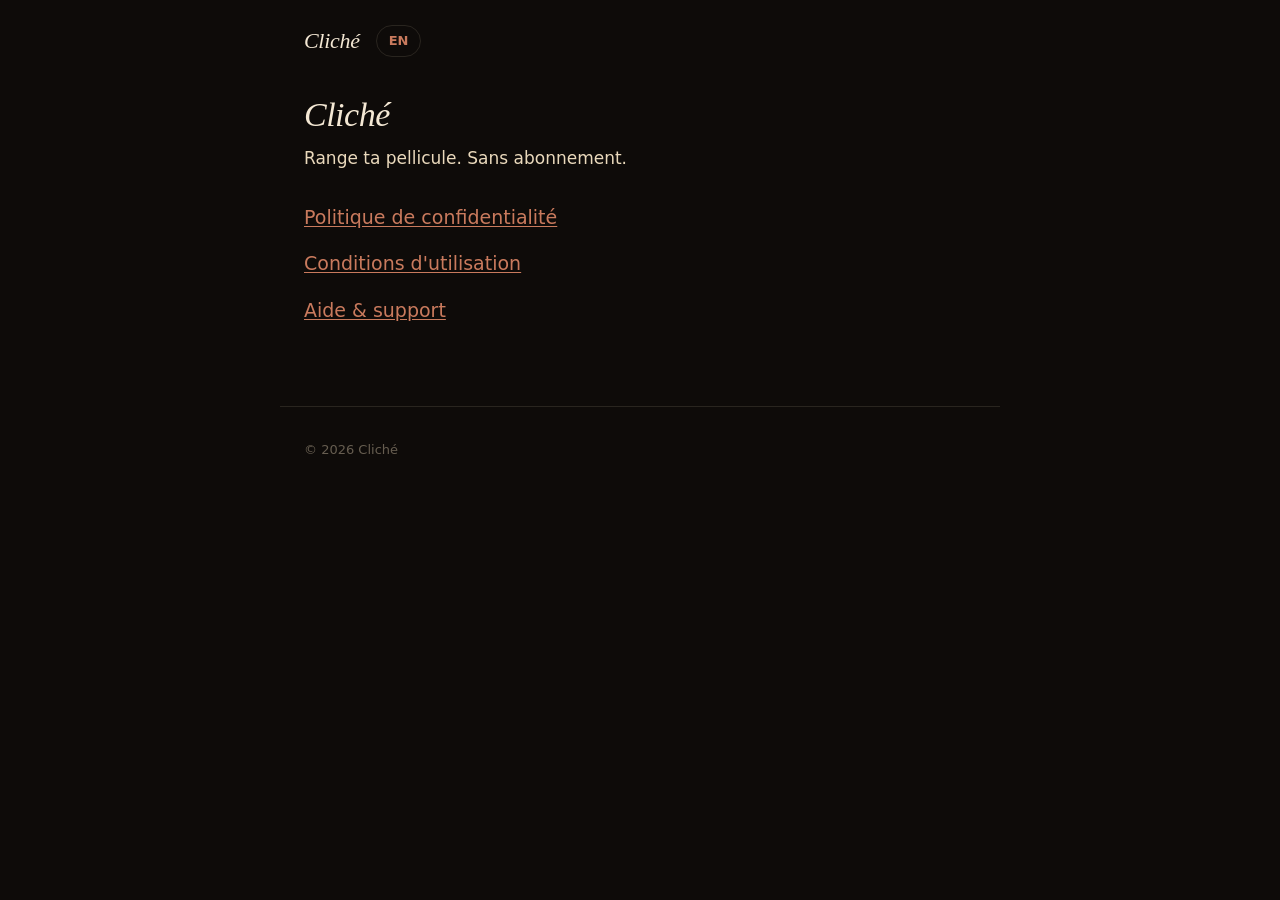
<file: index.html>
<!DOCTYPE html>
<html lang="fr">
<head>
  <meta charset="utf-8" />
  <meta name="viewport" content="width=device-width, initial-scale=1" />
  <title>Cliché — Informations légales</title>
  <link rel="stylesheet" href="assets/style.css" />
</head>
<body>
  <header class="top">
    <span class="brand"><em>Cliché</em></span>
    <a class="lang" href="en/privacy/">EN</a>
  </header>
  <main>
    <h1>Cliché</h1>
    <p>Range ta pellicule. Sans abonnement.</p>
    <ul class="landing">
      <li><a href="privacy/">Politique de confidentialité</a></li>
      <li><a href="terms/">Conditions d'utilisation</a></li>
      <li><a href="support/">Aide &amp; support</a></li>
    </ul>
  </main>
  <footer>
    <p class="muted">© 2026 Cliché</p>
  </footer>
</body>
</html>
</file>
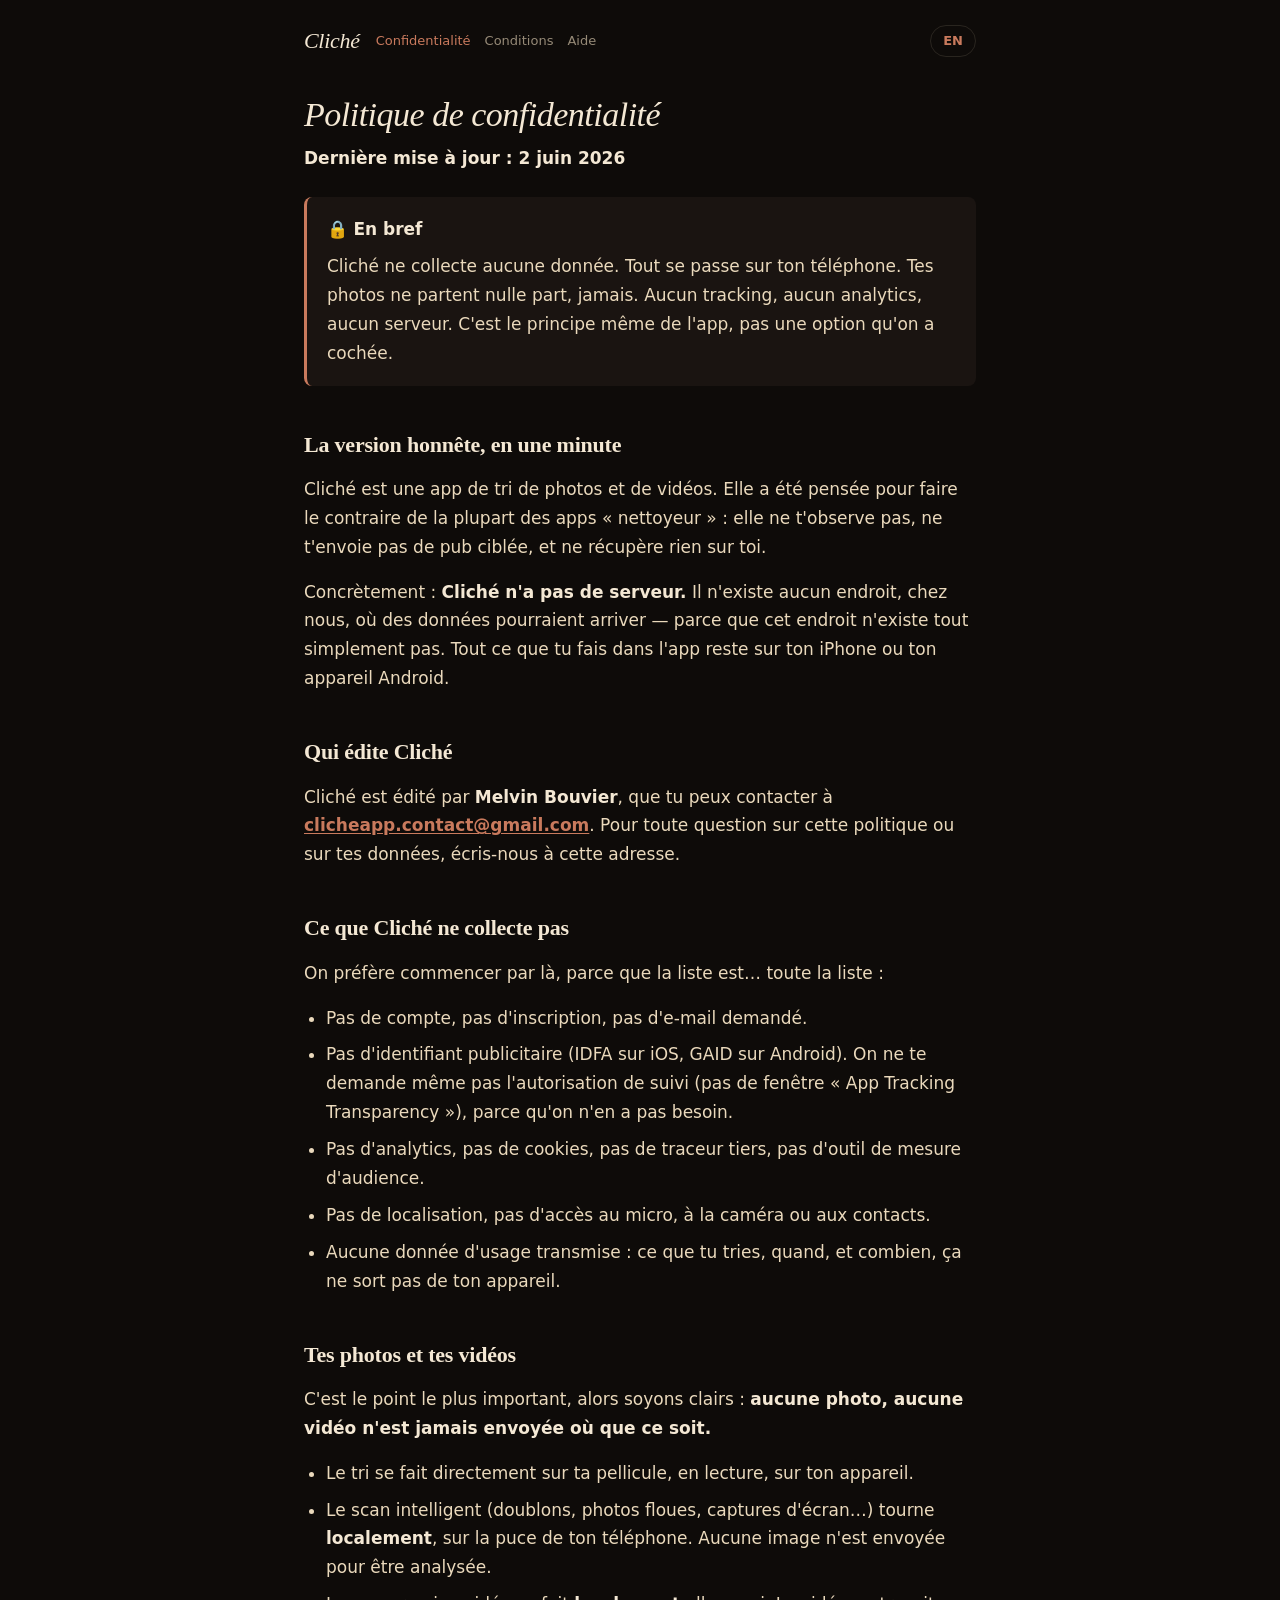
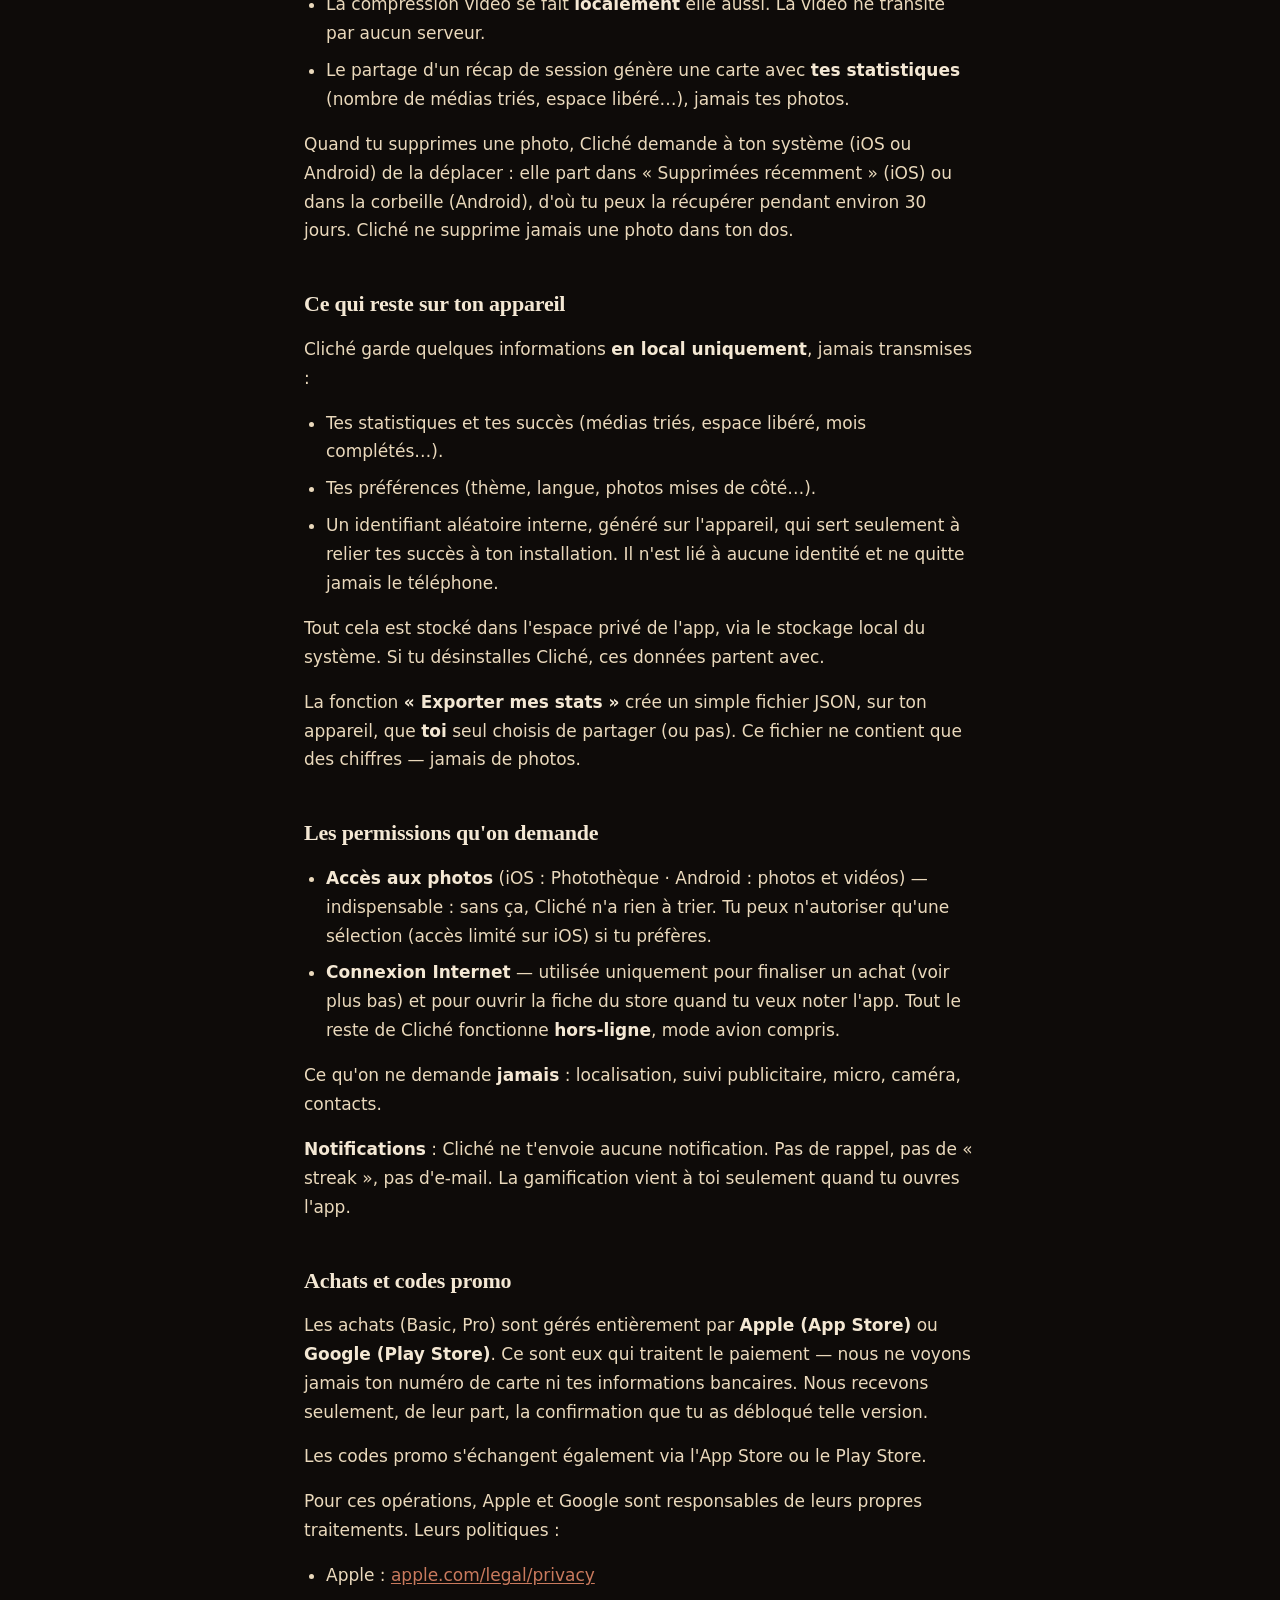
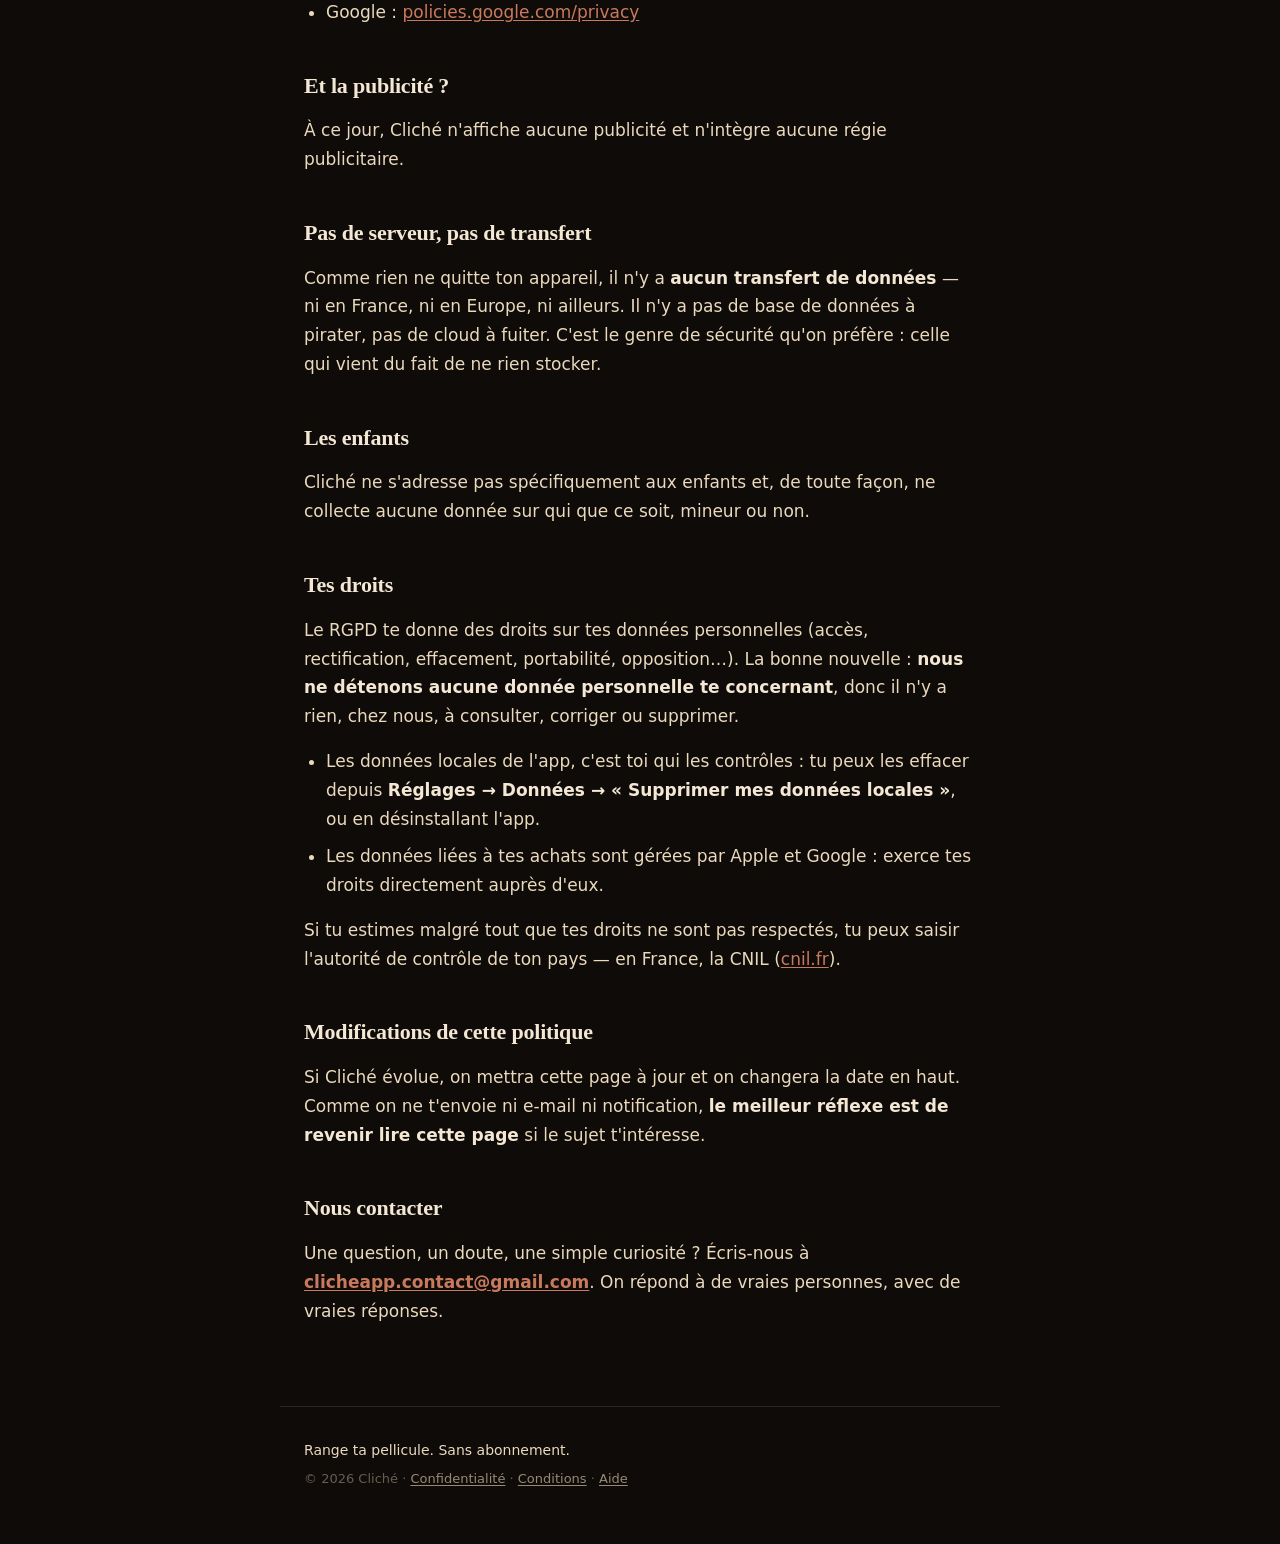
<file: privacy/index.html>
<!DOCTYPE html>
<html lang="fr">
<head>
  <meta charset="utf-8" />
  <meta name="viewport" content="width=device-width, initial-scale=1" />
  <meta name="robots" content="index, follow" />
  <title>Cliché — Confidentialité</title>
  <link rel="stylesheet" href="../assets/style.css" />
</head>
<body>
  <header class="top">
    <a class="brand" href="../"><em>Cliché</em></a>
    <nav class="pages"><a href="#" class="active">Confidentialité</a><a href="../terms/">Conditions</a><a href="../support/">Aide</a></nav>
    <a class="lang" href="../en/privacy/">EN</a>
  </header>
  <main>
      <h1>Politique de confidentialité</h1>
      <p><strong>Dernière mise à jour : 2 juin 2026</strong></p>
      <blockquote><p>🔒 <strong>En bref</strong></p><p>Cliché ne collecte aucune donnée. Tout se passe sur ton téléphone. Tes photos ne partent nulle part, jamais. Aucun tracking, aucun analytics, aucun serveur. C'est le principe même de l'app, pas une option qu'on a cochée.</p></blockquote>
      <h2>La version honnête, en une minute</h2>
      <p>Cliché est une app de tri de photos et de vidéos. Elle a été pensée pour faire le contraire de la plupart des apps « nettoyeur » : elle ne t'observe pas, ne t'envoie pas de pub ciblée, et ne récupère rien sur toi.</p>
      <p>Concrètement : <strong>Cliché n'a pas de serveur.</strong> Il n'existe aucun endroit, chez nous, où des données pourraient arriver — parce que cet endroit n'existe tout simplement pas. Tout ce que tu fais dans l'app reste sur ton iPhone ou ton appareil Android.</p>
      <h2>Qui édite Cliché</h2>
      <p>Cliché est édité par <strong>Melvin Bouvier</strong>, que tu peux contacter à <strong><a href="mailto:clicheapp.contact@gmail.com">clicheapp.contact@gmail.com</a></strong>. Pour toute question sur cette politique ou sur tes données, écris-nous à cette adresse.</p>
      <h2>Ce que Cliché ne collecte pas</h2>
      <p>On préfère commencer par là, parce que la liste est… toute la liste :</p>
      <ul><li>Pas de compte, pas d'inscription, pas d'e-mail demandé.</li><li>Pas d'identifiant publicitaire (IDFA sur iOS, GAID sur Android). On ne te demande même pas l'autorisation de suivi (pas de fenêtre « App Tracking Transparency »), parce qu'on n'en a pas besoin.</li><li>Pas d'analytics, pas de cookies, pas de traceur tiers, pas d'outil de mesure d'audience.</li><li>Pas de localisation, pas d'accès au micro, à la caméra ou aux contacts.</li><li>Aucune donnée d'usage transmise : ce que tu tries, quand, et combien, ça ne sort pas de ton appareil.</li></ul>
      <h2>Tes photos et tes vidéos</h2>
      <p>C'est le point le plus important, alors soyons clairs : <strong>aucune photo, aucune vidéo n'est jamais envoyée où que ce soit.</strong></p>
      <ul><li>Le tri se fait directement sur ta pellicule, en lecture, sur ton appareil.</li><li>Le scan intelligent (doublons, photos floues, captures d'écran…) tourne <strong>localement</strong>, sur la puce de ton téléphone. Aucune image n'est envoyée pour être analysée.</li><li>La compression vidéo se fait <strong>localement</strong> elle aussi. La vidéo ne transite par aucun serveur.</li><li>Le partage d'un récap de session génère une carte avec <strong>tes statistiques</strong> (nombre de médias triés, espace libéré…), jamais tes photos.</li></ul>
      <p>Quand tu supprimes une photo, Cliché demande à ton système (iOS ou Android) de la déplacer : elle part dans « Supprimées récemment » (iOS) ou dans la corbeille (Android), d'où tu peux la récupérer pendant environ 30 jours. Cliché ne supprime jamais une photo dans ton dos.</p>
      <h2>Ce qui reste sur ton appareil</h2>
      <p>Cliché garde quelques informations <strong>en local uniquement</strong>, jamais transmises :</p>
      <ul><li>Tes statistiques et tes succès (médias triés, espace libéré, mois complétés…).</li><li>Tes préférences (thème, langue, photos mises de côté…).</li><li>Un identifiant aléatoire interne, généré sur l'appareil, qui sert seulement à relier tes succès à ton installation. Il n'est lié à aucune identité et ne quitte jamais le téléphone.</li></ul>
      <p>Tout cela est stocké dans l'espace privé de l'app, via le stockage local du système. Si tu désinstalles Cliché, ces données partent avec.</p>
      <p>La fonction <strong>« Exporter mes stats »</strong> crée un simple fichier JSON, sur ton appareil, que <strong>toi</strong> seul choisis de partager (ou pas). Ce fichier ne contient que des chiffres — jamais de photos.</p>
      <h2>Les permissions qu'on demande</h2>
      <ul><li><strong>Accès aux photos</strong> (iOS : Photothèque · Android : photos et vidéos) — indispensable : sans ça, Cliché n'a rien à trier. Tu peux n'autoriser qu'une sélection (accès limité sur iOS) si tu préfères.</li><li><strong>Connexion Internet</strong> — utilisée uniquement pour finaliser un achat (voir plus bas) et pour ouvrir la fiche du store quand tu veux noter l'app. Tout le reste de Cliché fonctionne <strong>hors-ligne</strong>, mode avion compris.</li></ul>
      <p>Ce qu'on ne demande <strong>jamais</strong> : localisation, suivi publicitaire, micro, caméra, contacts.</p>
      <p><strong>Notifications</strong> : Cliché ne t'envoie aucune notification. Pas de rappel, pas de « streak », pas d'e-mail. La gamification vient à toi seulement quand tu ouvres l'app.</p>
      <h2>Achats et codes promo</h2>
      <p>Les achats (Basic, Pro) sont gérés entièrement par <strong>Apple (App Store)</strong> ou <strong>Google (Play Store)</strong>. Ce sont eux qui traitent le paiement — nous ne voyons jamais ton numéro de carte ni tes informations bancaires. Nous recevons seulement, de leur part, la confirmation que tu as débloqué telle version.</p>
      <p>Les codes promo s'échangent également via l'App Store ou le Play Store.</p>
      <p>Pour ces opérations, Apple et Google sont responsables de leurs propres traitements. Leurs politiques :</p>
      <ul><li>Apple : <a href="https://www.apple.com/legal/privacy/" target="_blank" rel="noopener noreferrer">apple.com/legal/privacy</a></li><li>Google : <a href="https://policies.google.com/privacy" target="_blank" rel="noopener noreferrer">policies.google.com/privacy</a></li></ul>
      <h2>Et la publicité ?</h2>
      <p>À ce jour, Cliché n'affiche aucune publicité et n'intègre aucune régie publicitaire.</p>
      <h2>Pas de serveur, pas de transfert</h2>
      <p>Comme rien ne quitte ton appareil, il n'y a <strong>aucun transfert de données</strong> — ni en France, ni en Europe, ni ailleurs. Il n'y a pas de base de données à pirater, pas de cloud à fuiter. C'est le genre de sécurité qu'on préfère : celle qui vient du fait de ne rien stocker.</p>
      <h2>Les enfants</h2>
      <p>Cliché ne s'adresse pas spécifiquement aux enfants et, de toute façon, ne collecte aucune donnée sur qui que ce soit, mineur ou non.</p>
      <h2>Tes droits</h2>
      <p>Le RGPD te donne des droits sur tes données personnelles (accès, rectification, effacement, portabilité, opposition…). La bonne nouvelle : <strong>nous ne détenons aucune donnée personnelle te concernant</strong>, donc il n'y a rien, chez nous, à consulter, corriger ou supprimer.</p>
      <ul><li>Les données locales de l'app, c'est toi qui les contrôles : tu peux les effacer depuis <strong>Réglages → Données → « Supprimer mes données locales »</strong>, ou en désinstallant l'app.</li><li>Les données liées à tes achats sont gérées par Apple et Google : exerce tes droits directement auprès d'eux.</li></ul>
      <p>Si tu estimes malgré tout que tes droits ne sont pas respectés, tu peux saisir l'autorité de contrôle de ton pays — en France, la CNIL (<a href="https://www.cnil.fr" target="_blank" rel="noopener noreferrer">cnil.fr</a>).</p>
      <h2>Modifications de cette politique</h2>
      <p>Si Cliché évolue, on mettra cette page à jour et on changera la date en haut. Comme on ne t'envoie ni e-mail ni notification, <strong>le meilleur réflexe est de revenir lire cette page</strong> si le sujet t'intéresse.</p>
      <h2>Nous contacter</h2>
      <p>Une question, un doute, une simple curiosité ? Écris-nous à <strong><a href="mailto:clicheapp.contact@gmail.com">clicheapp.contact@gmail.com</a></strong>. On répond à de vraies personnes, avec de vraies réponses.</p>
  </main>
  <footer>
    <p>Range ta pellicule. Sans abonnement.</p>
    <p class="muted">© 2026 Cliché · <a href="../privacy/">Confidentialité</a> · <a href="../terms/">Conditions</a> · <a href="../support/">Aide</a></p>
  </footer>
</body>
</html>
</file>
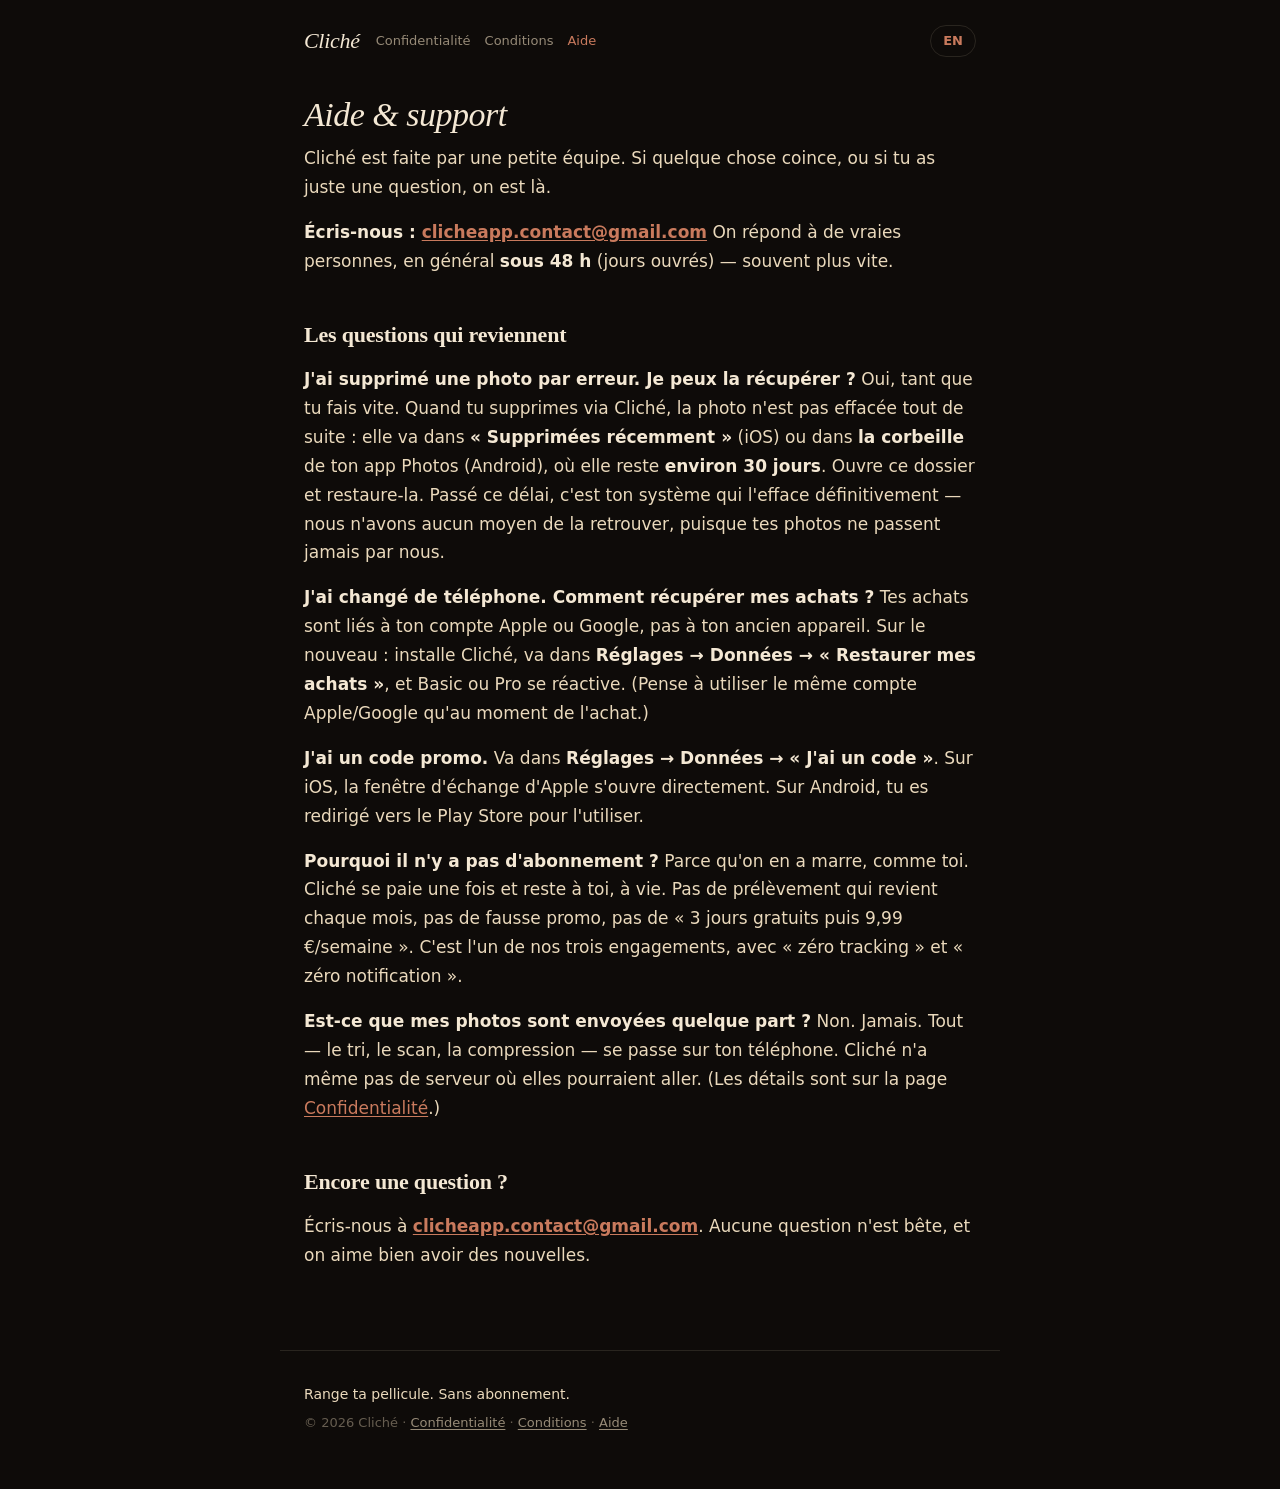
<file: support/index.html>
<!DOCTYPE html>
<html lang="fr">
<head>
  <meta charset="utf-8" />
  <meta name="viewport" content="width=device-width, initial-scale=1" />
  <meta name="robots" content="index, follow" />
  <title>Cliché — Aide</title>
  <link rel="stylesheet" href="../assets/style.css" />
</head>
<body>
  <header class="top">
    <a class="brand" href="../"><em>Cliché</em></a>
    <nav class="pages"><a href="../privacy/">Confidentialité</a><a href="../terms/">Conditions</a><a href="#" class="active">Aide</a></nav>
    <a class="lang" href="../en/support/">EN</a>
  </header>
  <main>
      <h1>Aide &amp; support</h1>
      <p>Cliché est faite par une petite équipe. Si quelque chose coince, ou si tu as juste une question, on est là.</p>
      <p><strong>Écris-nous : <a href="mailto:clicheapp.contact@gmail.com">clicheapp.contact@gmail.com</a></strong> On répond à de vraies personnes, en général <strong>sous 48 h</strong> (jours ouvrés) — souvent plus vite.</p>
      <h2>Les questions qui reviennent</h2>
      <p><strong>J'ai supprimé une photo par erreur. Je peux la récupérer ?</strong> Oui, tant que tu fais vite. Quand tu supprimes via Cliché, la photo n'est pas effacée tout de suite : elle va dans <strong>« Supprimées récemment »</strong> (iOS) ou dans <strong>la corbeille</strong> de ton app Photos (Android), où elle reste <strong>environ 30 jours</strong>. Ouvre ce dossier et restaure-la. Passé ce délai, c'est ton système qui l'efface définitivement — nous n'avons aucun moyen de la retrouver, puisque tes photos ne passent jamais par nous.</p>
      <p><strong>J'ai changé de téléphone. Comment récupérer mes achats ?</strong> Tes achats sont liés à ton compte Apple ou Google, pas à ton ancien appareil. Sur le nouveau : installe Cliché, va dans <strong>Réglages → Données → « Restaurer mes achats »</strong>, et Basic ou Pro se réactive. (Pense à utiliser le même compte Apple/Google qu'au moment de l'achat.)</p>
      <p><strong>J'ai un code promo.</strong> Va dans <strong>Réglages → Données → « J'ai un code »</strong>. Sur iOS, la fenêtre d'échange d'Apple s'ouvre directement. Sur Android, tu es redirigé vers le Play Store pour l'utiliser.</p>
      <p><strong>Pourquoi il n'y a pas d'abonnement ?</strong> Parce qu'on en a marre, comme toi. Cliché se paie une fois et reste à toi, à vie. Pas de prélèvement qui revient chaque mois, pas de fausse promo, pas de « 3 jours gratuits puis 9,99 €/semaine ». C'est l'un de nos trois engagements, avec « zéro tracking » et « zéro notification ».</p>
      <p><strong>Est-ce que mes photos sont envoyées quelque part ?</strong> Non. Jamais. Tout — le tri, le scan, la compression — se passe sur ton téléphone. Cliché n'a même pas de serveur où elles pourraient aller. (Les détails sont sur la page <a href="../privacy/">Confidentialité</a>.)</p>
      <h2>Encore une question ?</h2>
      <p>Écris-nous à <strong><a href="mailto:clicheapp.contact@gmail.com">clicheapp.contact@gmail.com</a></strong>. Aucune question n'est bête, et on aime bien avoir des nouvelles.</p>
  </main>
  <footer>
    <p>Range ta pellicule. Sans abonnement.</p>
    <p class="muted">© 2026 Cliché · <a href="../privacy/">Confidentialité</a> · <a href="../terms/">Conditions</a> · <a href="../support/">Aide</a></p>
  </footer>
</body>
</html>
</file>
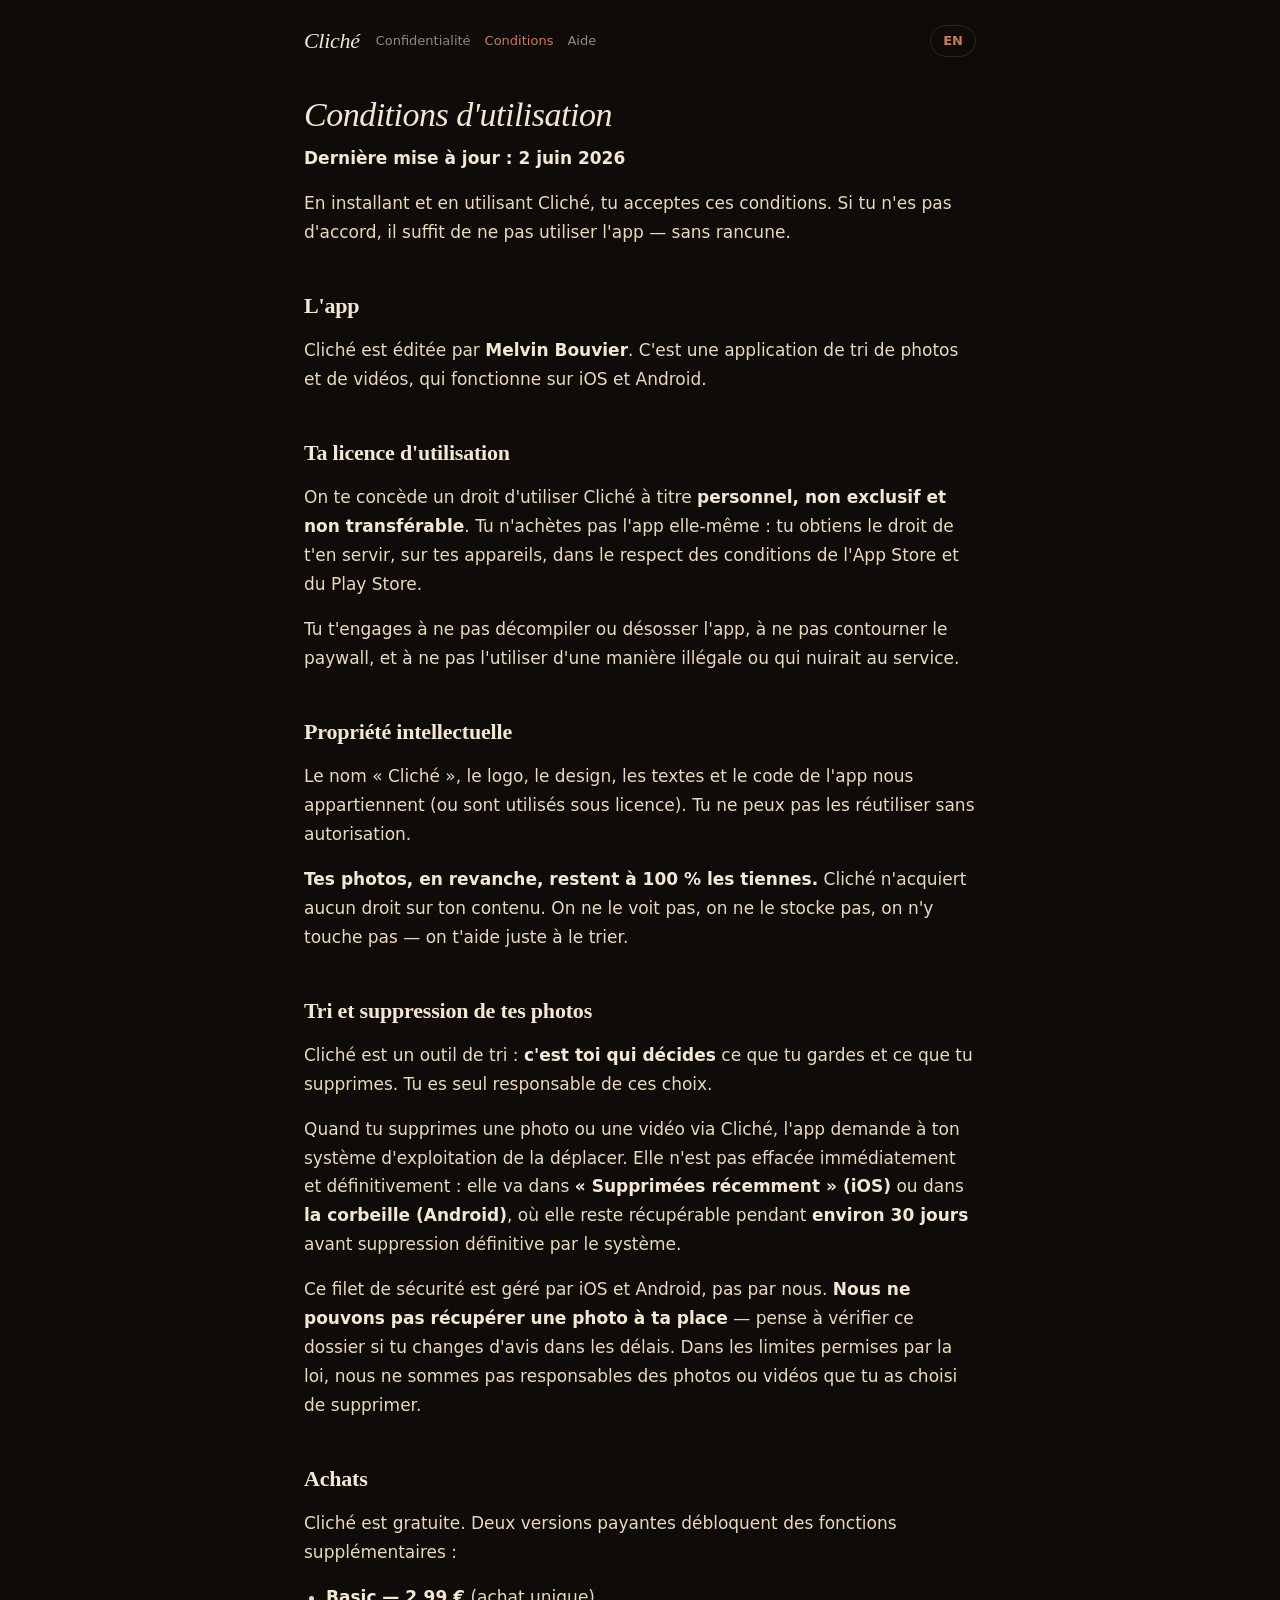
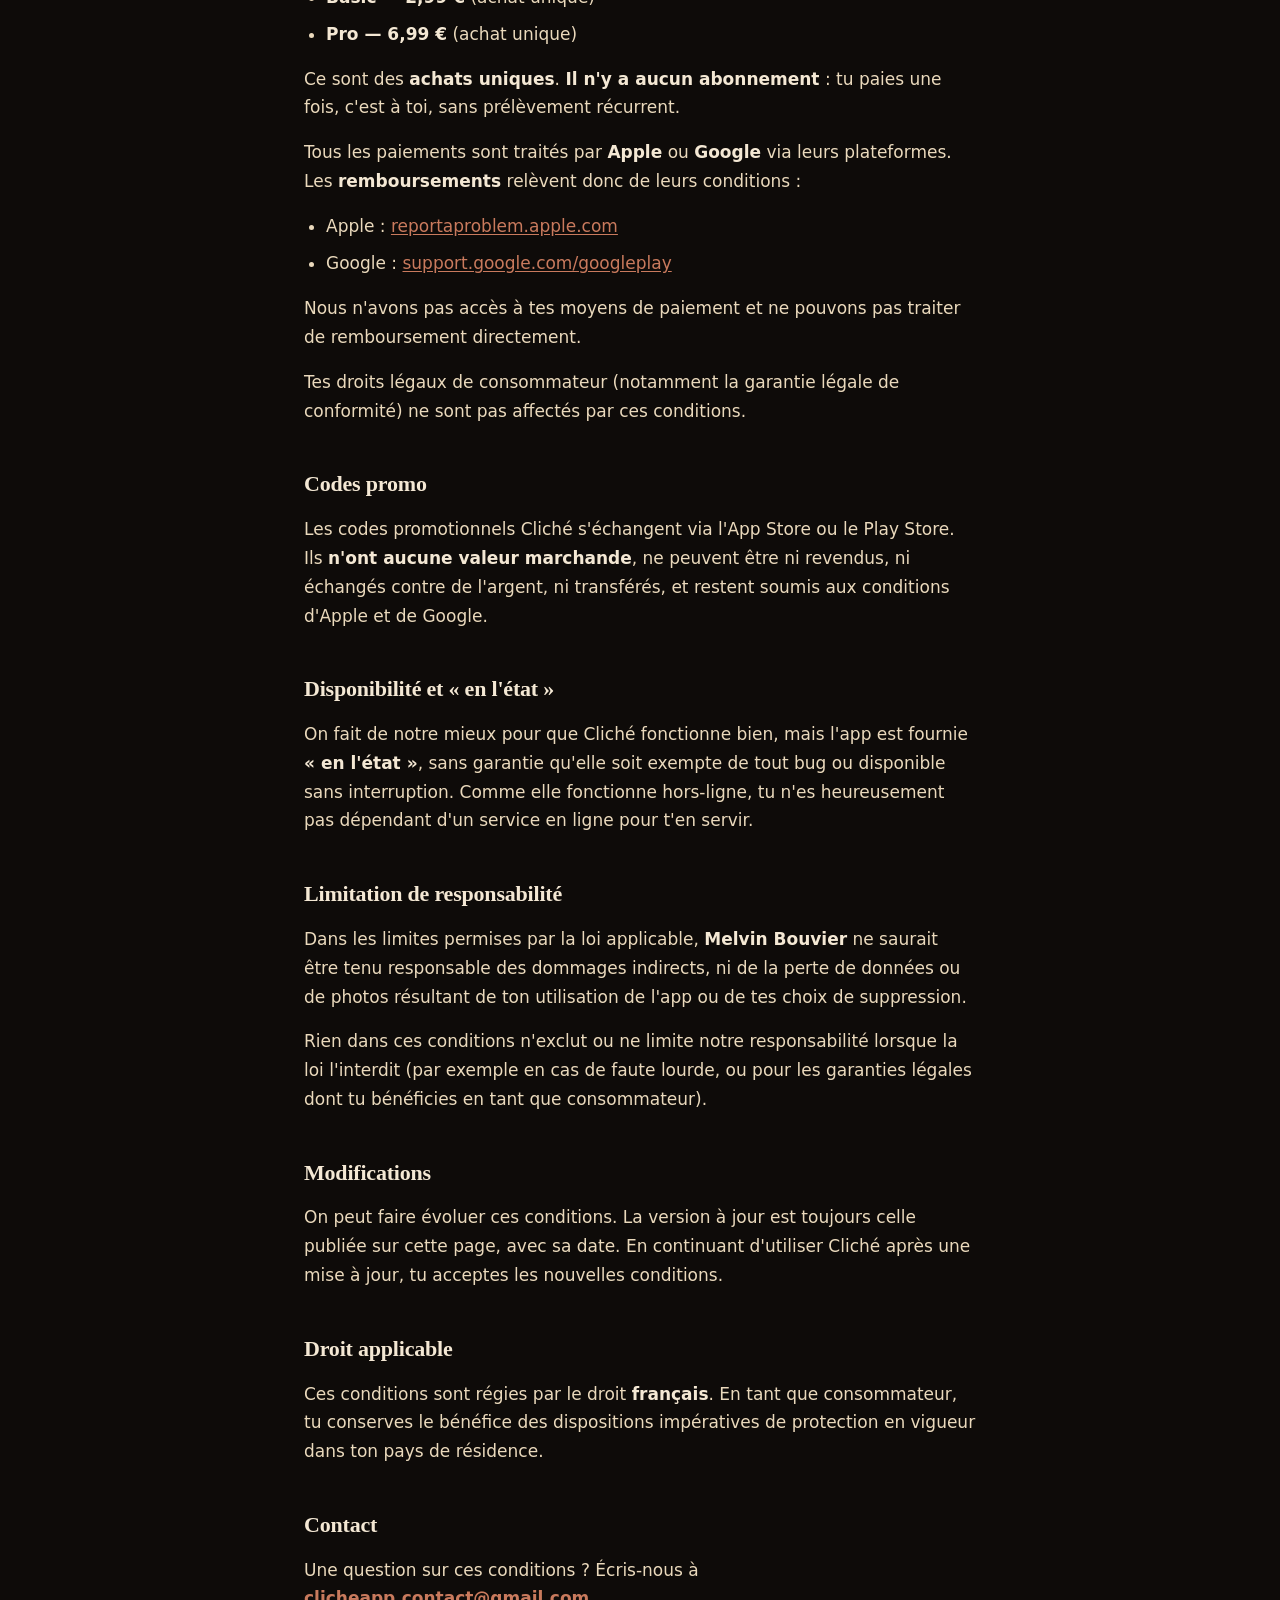
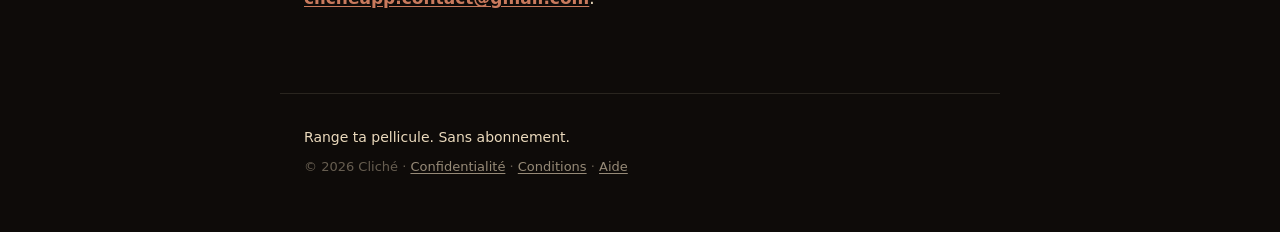
<file: terms/index.html>
<!DOCTYPE html>
<html lang="fr">
<head>
  <meta charset="utf-8" />
  <meta name="viewport" content="width=device-width, initial-scale=1" />
  <meta name="robots" content="index, follow" />
  <title>Cliché — Conditions</title>
  <link rel="stylesheet" href="../assets/style.css" />
</head>
<body>
  <header class="top">
    <a class="brand" href="../"><em>Cliché</em></a>
    <nav class="pages"><a href="../privacy/">Confidentialité</a><a href="#" class="active">Conditions</a><a href="../support/">Aide</a></nav>
    <a class="lang" href="../en/terms/">EN</a>
  </header>
  <main>
      <h1>Conditions d'utilisation</h1>
      <p><strong>Dernière mise à jour : 2 juin 2026</strong></p>
      <p>En installant et en utilisant Cliché, tu acceptes ces conditions. Si tu n'es pas d'accord, il suffit de ne pas utiliser l'app — sans rancune.</p>
      <h2>L'app</h2>
      <p>Cliché est éditée par <strong>Melvin Bouvier</strong>. C'est une application de tri de photos et de vidéos, qui fonctionne sur iOS et Android.</p>
      <h2>Ta licence d'utilisation</h2>
      <p>On te concède un droit d'utiliser Cliché à titre <strong>personnel, non exclusif et non transférable</strong>. Tu n'achètes pas l'app elle-même : tu obtiens le droit de t'en servir, sur tes appareils, dans le respect des conditions de l'App Store et du Play Store.</p>
      <p>Tu t'engages à ne pas décompiler ou désosser l'app, à ne pas contourner le paywall, et à ne pas l'utiliser d'une manière illégale ou qui nuirait au service.</p>
      <h2>Propriété intellectuelle</h2>
      <p>Le nom « Cliché », le logo, le design, les textes et le code de l'app nous appartiennent (ou sont utilisés sous licence). Tu ne peux pas les réutiliser sans autorisation.</p>
      <p><strong>Tes photos, en revanche, restent à 100 % les tiennes.</strong> Cliché n'acquiert aucun droit sur ton contenu. On ne le voit pas, on ne le stocke pas, on n'y touche pas — on t'aide juste à le trier.</p>
      <h2>Tri et suppression de tes photos</h2>
      <p>Cliché est un outil de tri : <strong>c'est toi qui décides</strong> ce que tu gardes et ce que tu supprimes. Tu es seul responsable de ces choix.</p>
      <p>Quand tu supprimes une photo ou une vidéo via Cliché, l'app demande à ton système d'exploitation de la déplacer. Elle n'est pas effacée immédiatement et définitivement : elle va dans <strong>« Supprimées récemment » (iOS)</strong> ou dans <strong>la corbeille (Android)</strong>, où elle reste récupérable pendant <strong>environ 30 jours</strong> avant suppression définitive par le système.</p>
      <p>Ce filet de sécurité est géré par iOS et Android, pas par nous. <strong>Nous ne pouvons pas récupérer une photo à ta place</strong> — pense à vérifier ce dossier si tu changes d'avis dans les délais. Dans les limites permises par la loi, nous ne sommes pas responsables des photos ou vidéos que tu as choisi de supprimer.</p>
      <h2>Achats</h2>
      <p>Cliché est gratuite. Deux versions payantes débloquent des fonctions supplémentaires :</p>
      <ul><li><strong>Basic — 2,99 €</strong> (achat unique)</li><li><strong>Pro — 6,99 €</strong> (achat unique)</li></ul>
      <p>Ce sont des <strong>achats uniques</strong>. <strong>Il n'y a aucun abonnement</strong> : tu paies une fois, c'est à toi, sans prélèvement récurrent.</p>
      <p>Tous les paiements sont traités par <strong>Apple</strong> ou <strong>Google</strong> via leurs plateformes. Les <strong>remboursements</strong> relèvent donc de leurs conditions :</p>
      <ul><li>Apple : <a href="https://reportaproblem.apple.com" target="_blank" rel="noopener noreferrer">reportaproblem.apple.com</a></li><li>Google : <a href="https://support.google.com/googleplay/answer/2479637" target="_blank" rel="noopener noreferrer">support.google.com/googleplay</a></li></ul>
      <p>Nous n'avons pas accès à tes moyens de paiement et ne pouvons pas traiter de remboursement directement.</p>
      <p>Tes droits légaux de consommateur (notamment la garantie légale de conformité) ne sont pas affectés par ces conditions.</p>
      <h2>Codes promo</h2>
      <p>Les codes promotionnels Cliché s'échangent via l'App Store ou le Play Store. Ils <strong>n'ont aucune valeur marchande</strong>, ne peuvent être ni revendus, ni échangés contre de l'argent, ni transférés, et restent soumis aux conditions d'Apple et de Google.</p>
      <h2>Disponibilité et « en l'état »</h2>
      <p>On fait de notre mieux pour que Cliché fonctionne bien, mais l'app est fournie <strong>« en l'état »</strong>, sans garantie qu'elle soit exempte de tout bug ou disponible sans interruption. Comme elle fonctionne hors-ligne, tu n'es heureusement pas dépendant d'un service en ligne pour t'en servir.</p>
      <h2>Limitation de responsabilité</h2>
      <p>Dans les limites permises par la loi applicable, <strong>Melvin Bouvier</strong> ne saurait être tenu responsable des dommages indirects, ni de la perte de données ou de photos résultant de ton utilisation de l'app ou de tes choix de suppression.</p>
      <p>Rien dans ces conditions n'exclut ou ne limite notre responsabilité lorsque la loi l'interdit (par exemple en cas de faute lourde, ou pour les garanties légales dont tu bénéficies en tant que consommateur).</p>
      <h2>Modifications</h2>
      <p>On peut faire évoluer ces conditions. La version à jour est toujours celle publiée sur cette page, avec sa date. En continuant d'utiliser Cliché après une mise à jour, tu acceptes les nouvelles conditions.</p>
      <h2>Droit applicable</h2>
      <p>Ces conditions sont régies par le droit <strong>français</strong>. En tant que consommateur, tu conserves le bénéfice des dispositions impératives de protection en vigueur dans ton pays de résidence.</p>
      <h2>Contact</h2>
      <p>Une question sur ces conditions ? Écris-nous à <strong><a href="mailto:clicheapp.contact@gmail.com">clicheapp.contact@gmail.com</a></strong>.</p>
  </main>
  <footer>
    <p>Range ta pellicule. Sans abonnement.</p>
    <p class="muted">© 2026 Cliché · <a href="../privacy/">Confidentialité</a> · <a href="../terms/">Conditions</a> · <a href="../support/">Aide</a></p>
  </footer>
</body>
</html>
</file>
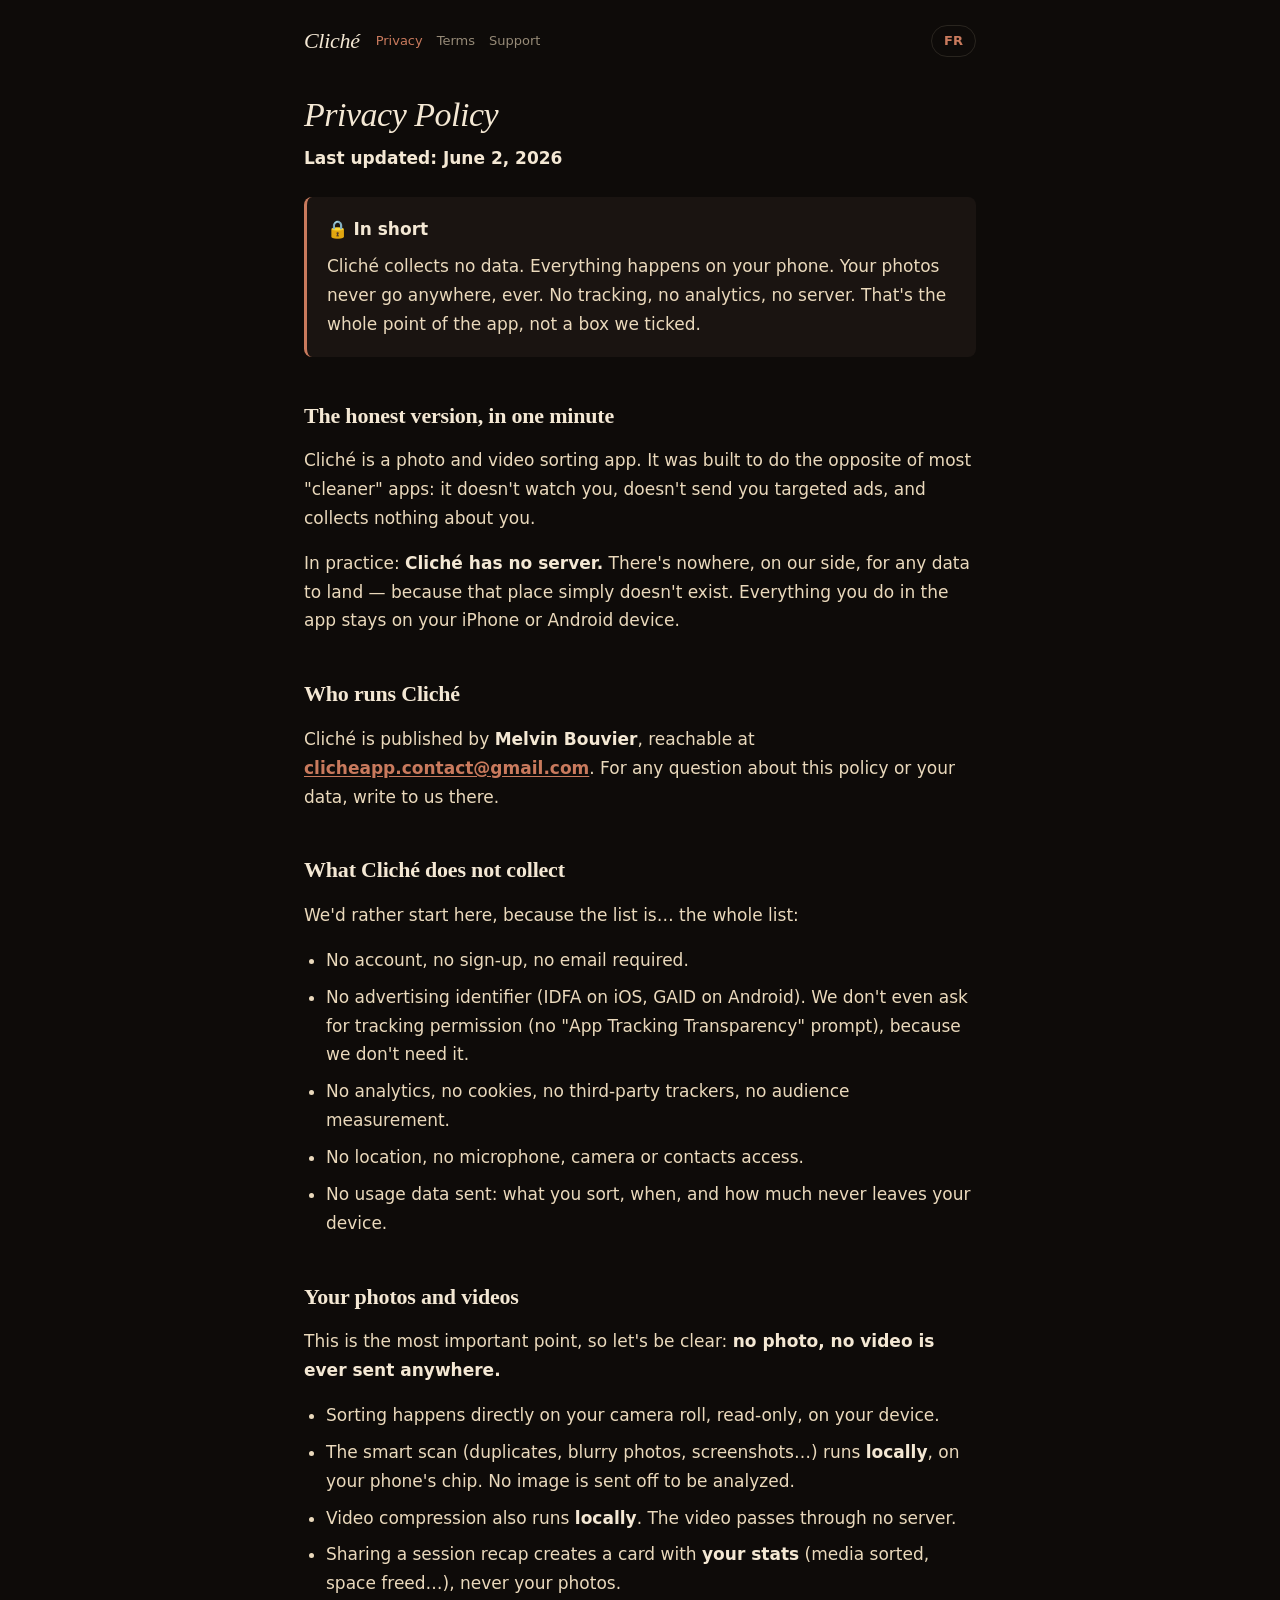
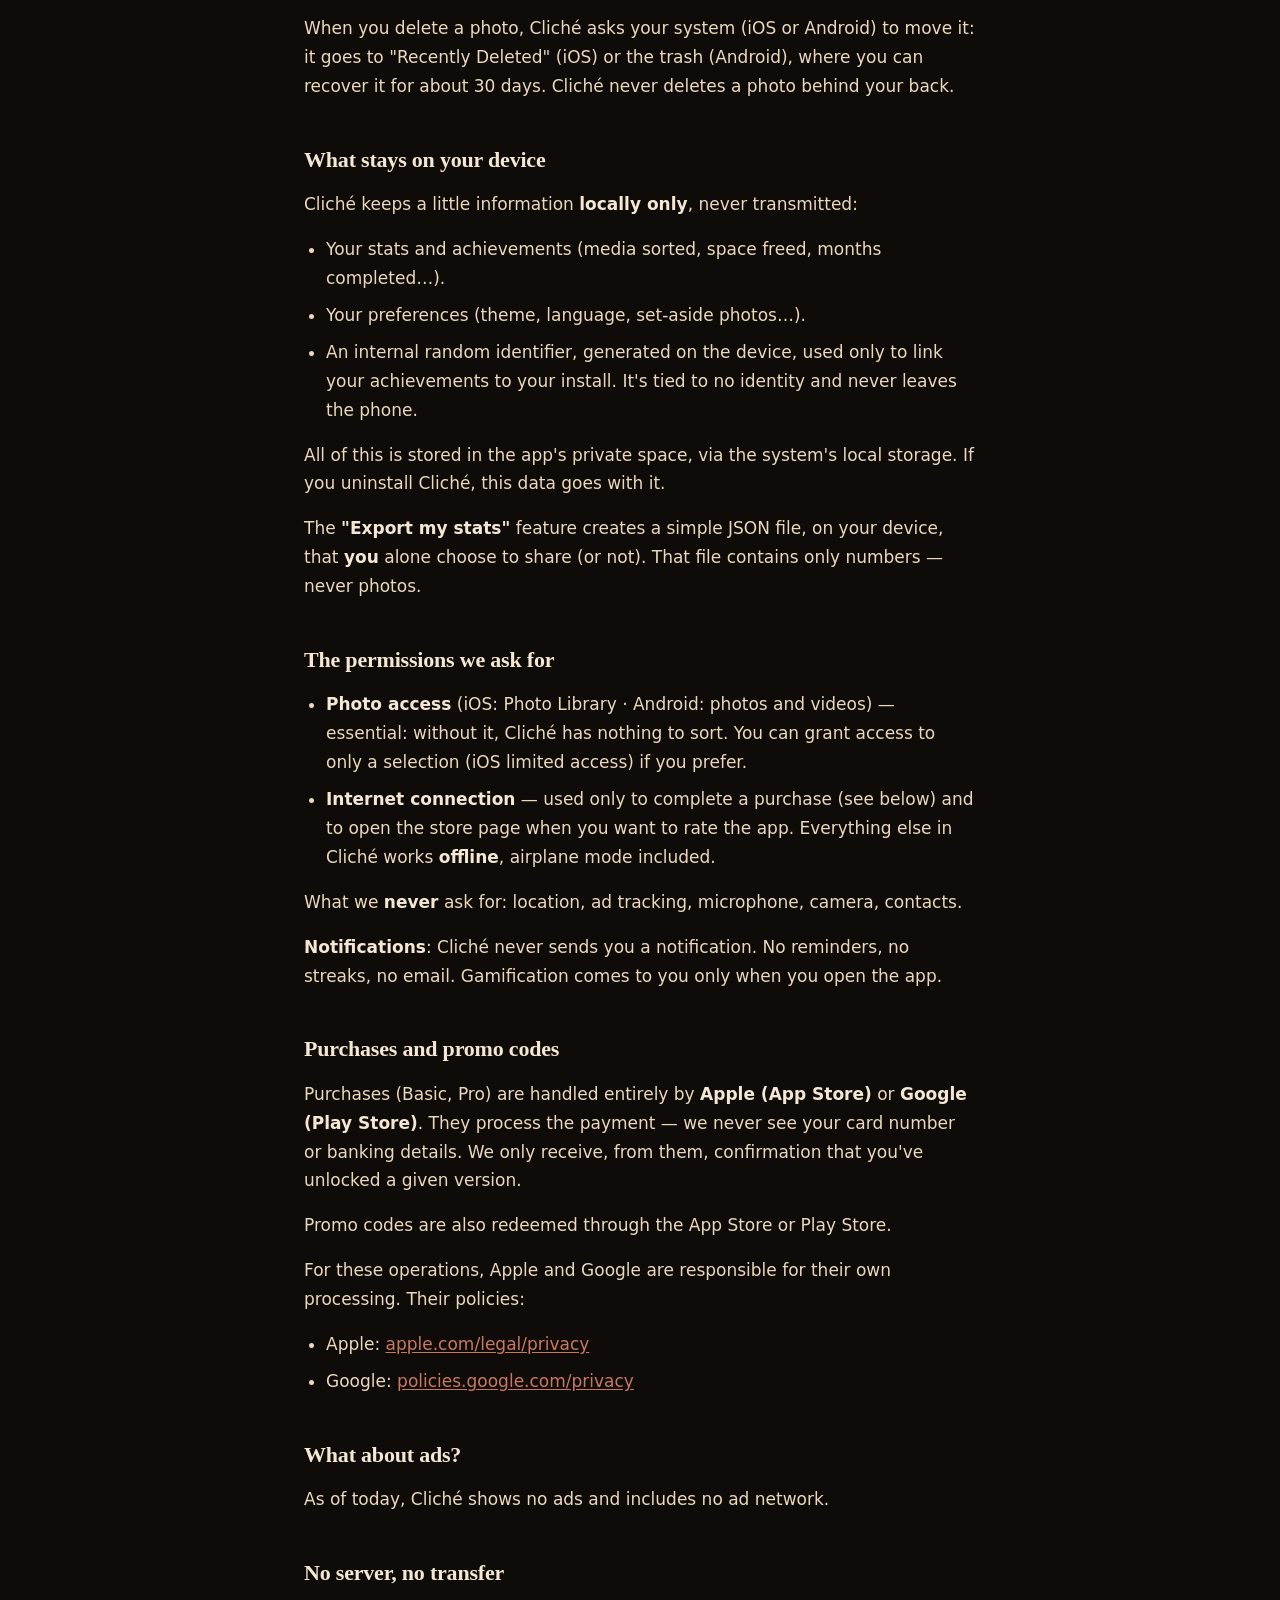
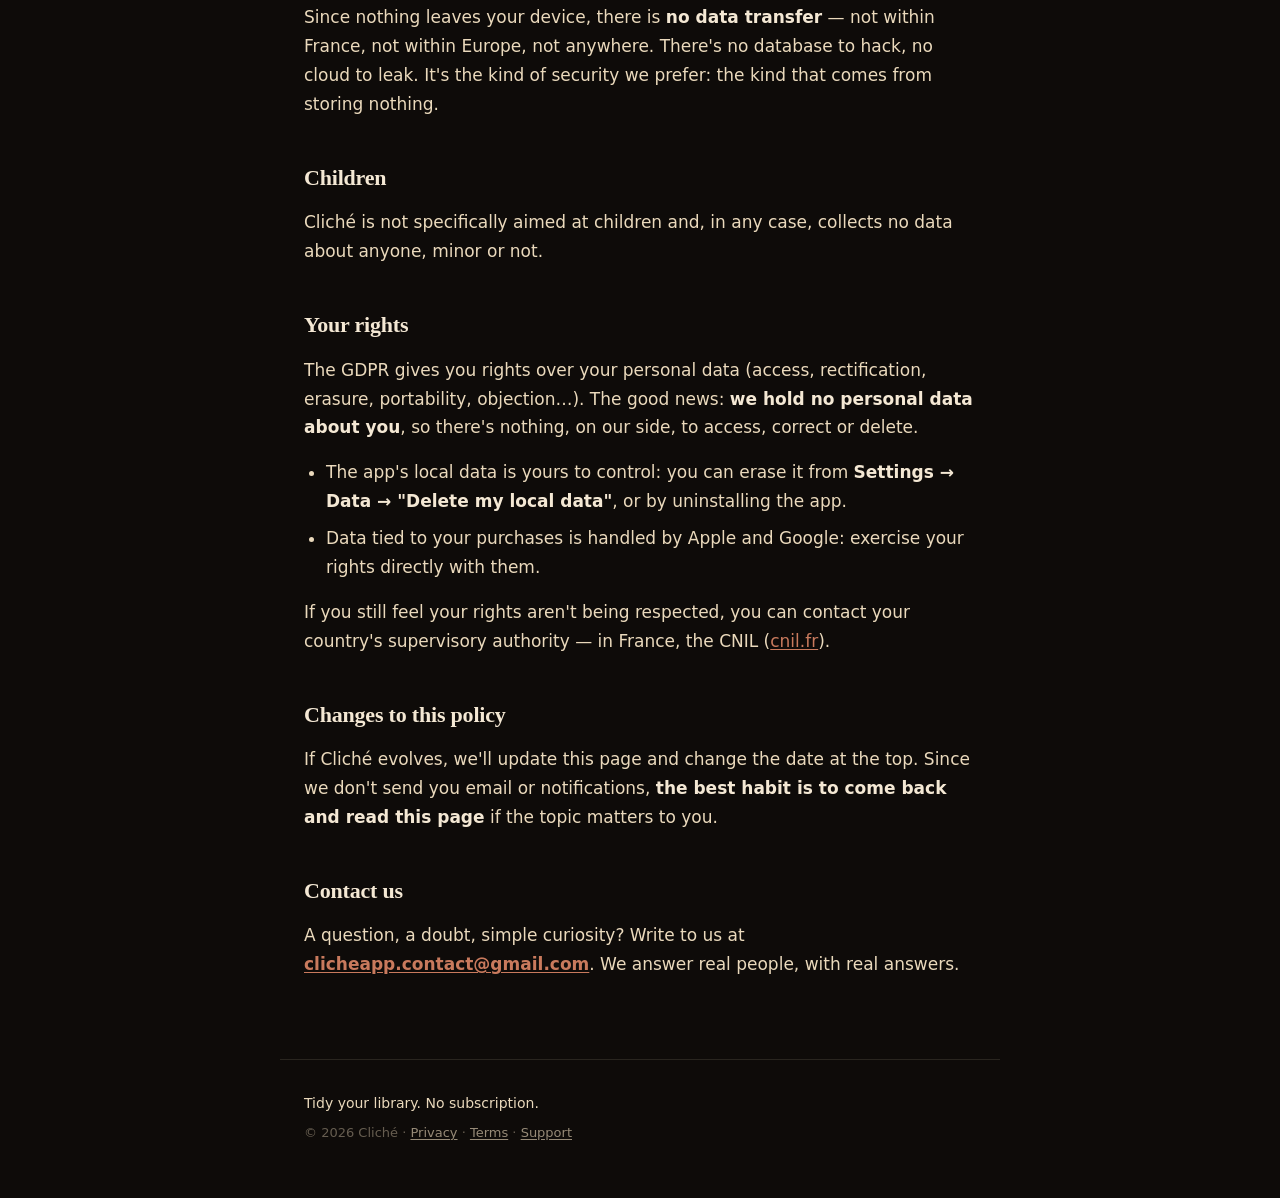
<file: en/privacy/index.html>
<!DOCTYPE html>
<html lang="en">
<head>
  <meta charset="utf-8" />
  <meta name="viewport" content="width=device-width, initial-scale=1" />
  <meta name="robots" content="index, follow" />
  <title>Cliché — Privacy</title>
  <link rel="stylesheet" href="../../assets/style.css" />
</head>
<body>
  <header class="top">
    <a class="brand" href="../../"><em>Cliché</em></a>
    <nav class="pages"><a href="#" class="active">Privacy</a><a href="../terms/">Terms</a><a href="../support/">Support</a></nav>
    <a class="lang" href="../../privacy/">FR</a>
  </header>
  <main>
      <h1>Privacy Policy</h1>
      <p><strong>Last updated: June 2, 2026</strong></p>
      <blockquote><p>🔒 <strong>In short</strong></p><p>Cliché collects no data. Everything happens on your phone. Your photos never go anywhere, ever. No tracking, no analytics, no server. That's the whole point of the app, not a box we ticked.</p></blockquote>
      <h2>The honest version, in one minute</h2>
      <p>Cliché is a photo and video sorting app. It was built to do the opposite of most "cleaner" apps: it doesn't watch you, doesn't send you targeted ads, and collects nothing about you.</p>
      <p>In practice: <strong>Cliché has no server.</strong> There's nowhere, on our side, for any data to land — because that place simply doesn't exist. Everything you do in the app stays on your iPhone or Android device.</p>
      <h2>Who runs Cliché</h2>
      <p>Cliché is published by <strong>Melvin Bouvier</strong>, reachable at <strong><a href="mailto:clicheapp.contact@gmail.com">clicheapp.contact@gmail.com</a></strong>. For any question about this policy or your data, write to us there.</p>
      <h2>What Cliché does not collect</h2>
      <p>We'd rather start here, because the list is… the whole list:</p>
      <ul><li>No account, no sign-up, no email required.</li><li>No advertising identifier (IDFA on iOS, GAID on Android). We don't even ask for tracking permission (no "App Tracking Transparency" prompt), because we don't need it.</li><li>No analytics, no cookies, no third-party trackers, no audience measurement.</li><li>No location, no microphone, camera or contacts access.</li><li>No usage data sent: what you sort, when, and how much never leaves your device.</li></ul>
      <h2>Your photos and videos</h2>
      <p>This is the most important point, so let's be clear: <strong>no photo, no video is ever sent anywhere.</strong></p>
      <ul><li>Sorting happens directly on your camera roll, read-only, on your device.</li><li>The smart scan (duplicates, blurry photos, screenshots…) runs <strong>locally</strong>, on your phone's chip. No image is sent off to be analyzed.</li><li>Video compression also runs <strong>locally</strong>. The video passes through no server.</li><li>Sharing a session recap creates a card with <strong>your stats</strong> (media sorted, space freed…), never your photos.</li></ul>
      <p>When you delete a photo, Cliché asks your system (iOS or Android) to move it: it goes to "Recently Deleted" (iOS) or the trash (Android), where you can recover it for about 30 days. Cliché never deletes a photo behind your back.</p>
      <h2>What stays on your device</h2>
      <p>Cliché keeps a little information <strong>locally only</strong>, never transmitted:</p>
      <ul><li>Your stats and achievements (media sorted, space freed, months completed…).</li><li>Your preferences (theme, language, set-aside photos…).</li><li>An internal random identifier, generated on the device, used only to link your achievements to your install. It's tied to no identity and never leaves the phone.</li></ul>
      <p>All of this is stored in the app's private space, via the system's local storage. If you uninstall Cliché, this data goes with it.</p>
      <p>The <strong>"Export my stats"</strong> feature creates a simple JSON file, on your device, that <strong>you</strong> alone choose to share (or not). That file contains only numbers — never photos.</p>
      <h2>The permissions we ask for</h2>
      <ul><li><strong>Photo access</strong> (iOS: Photo Library · Android: photos and videos) — essential: without it, Cliché has nothing to sort. You can grant access to only a selection (iOS limited access) if you prefer.</li><li><strong>Internet connection</strong> — used only to complete a purchase (see below) and to open the store page when you want to rate the app. Everything else in Cliché works <strong>offline</strong>, airplane mode included.</li></ul>
      <p>What we <strong>never</strong> ask for: location, ad tracking, microphone, camera, contacts.</p>
      <p><strong>Notifications</strong>: Cliché never sends you a notification. No reminders, no streaks, no email. Gamification comes to you only when you open the app.</p>
      <h2>Purchases and promo codes</h2>
      <p>Purchases (Basic, Pro) are handled entirely by <strong>Apple (App Store)</strong> or <strong>Google (Play Store)</strong>. They process the payment — we never see your card number or banking details. We only receive, from them, confirmation that you've unlocked a given version.</p>
      <p>Promo codes are also redeemed through the App Store or Play Store.</p>
      <p>For these operations, Apple and Google are responsible for their own processing. Their policies:</p>
      <ul><li>Apple: <a href="https://www.apple.com/legal/privacy/" target="_blank" rel="noopener noreferrer">apple.com/legal/privacy</a></li><li>Google: <a href="https://policies.google.com/privacy" target="_blank" rel="noopener noreferrer">policies.google.com/privacy</a></li></ul>
      <h2>What about ads?</h2>
      <p>As of today, Cliché shows no ads and includes no ad network.</p>
      <h2>No server, no transfer</h2>
      <p>Since nothing leaves your device, there is <strong>no data transfer</strong> — not within France, not within Europe, not anywhere. There's no database to hack, no cloud to leak. It's the kind of security we prefer: the kind that comes from storing nothing.</p>
      <h2>Children</h2>
      <p>Cliché is not specifically aimed at children and, in any case, collects no data about anyone, minor or not.</p>
      <h2>Your rights</h2>
      <p>The GDPR gives you rights over your personal data (access, rectification, erasure, portability, objection…). The good news: <strong>we hold no personal data about you</strong>, so there's nothing, on our side, to access, correct or delete.</p>
      <ul><li>The app's local data is yours to control: you can erase it from <strong>Settings → Data → "Delete my local data"</strong>, or by uninstalling the app.</li><li>Data tied to your purchases is handled by Apple and Google: exercise your rights directly with them.</li></ul>
      <p>If you still feel your rights aren't being respected, you can contact your country's supervisory authority — in France, the CNIL (<a href="https://www.cnil.fr" target="_blank" rel="noopener noreferrer">cnil.fr</a>).</p>
      <h2>Changes to this policy</h2>
      <p>If Cliché evolves, we'll update this page and change the date at the top. Since we don't send you email or notifications, <strong>the best habit is to come back and read this page</strong> if the topic matters to you.</p>
      <h2>Contact us</h2>
      <p>A question, a doubt, simple curiosity? Write to us at <strong><a href="mailto:clicheapp.contact@gmail.com">clicheapp.contact@gmail.com</a></strong>. We answer real people, with real answers.</p>
  </main>
  <footer>
    <p>Tidy your library. No subscription.</p>
    <p class="muted">© 2026 Cliché · <a href="../privacy/">Privacy</a> · <a href="../terms/">Terms</a> · <a href="../support/">Support</a></p>
  </footer>
</body>
</html>
</file>
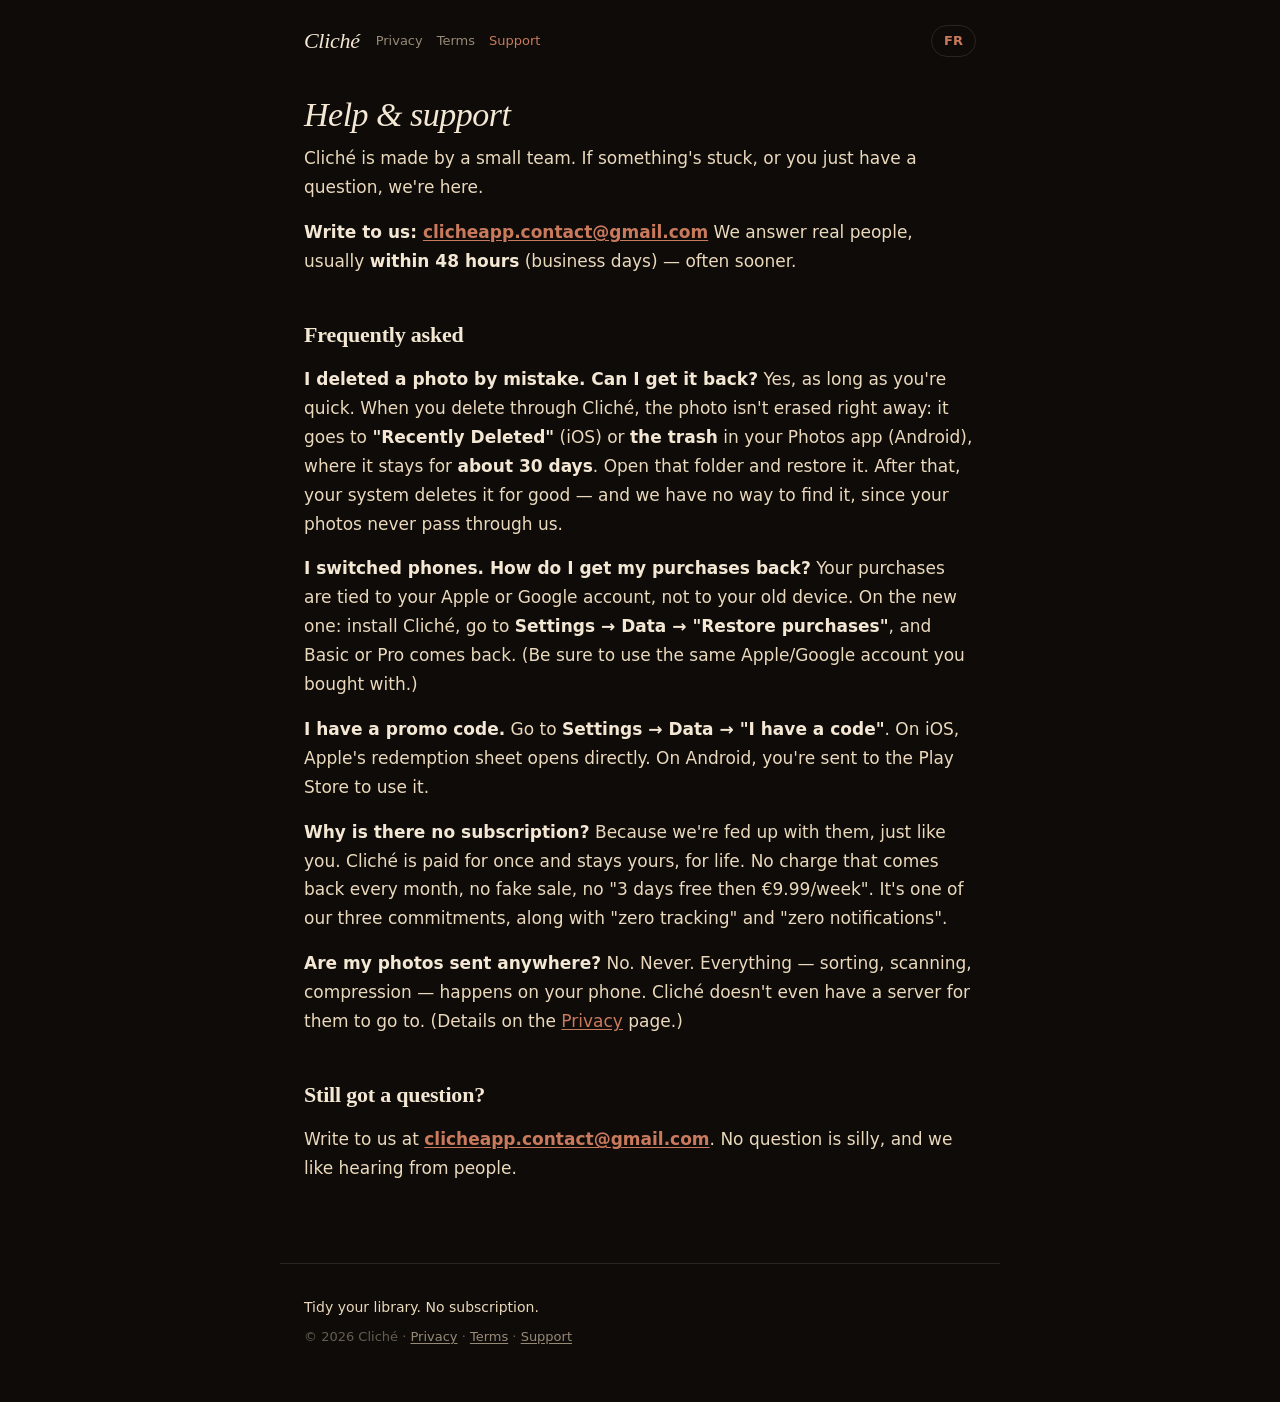
<file: en/support/index.html>
<!DOCTYPE html>
<html lang="en">
<head>
  <meta charset="utf-8" />
  <meta name="viewport" content="width=device-width, initial-scale=1" />
  <meta name="robots" content="index, follow" />
  <title>Cliché — Support</title>
  <link rel="stylesheet" href="../../assets/style.css" />
</head>
<body>
  <header class="top">
    <a class="brand" href="../../"><em>Cliché</em></a>
    <nav class="pages"><a href="../privacy/">Privacy</a><a href="../terms/">Terms</a><a href="#" class="active">Support</a></nav>
    <a class="lang" href="../../support/">FR</a>
  </header>
  <main>
      <h1>Help &amp; support</h1>
      <p>Cliché is made by a small team. If something's stuck, or you just have a question, we're here.</p>
      <p><strong>Write to us: <a href="mailto:clicheapp.contact@gmail.com">clicheapp.contact@gmail.com</a></strong> We answer real people, usually <strong>within 48 hours</strong> (business days) — often sooner.</p>
      <h2>Frequently asked</h2>
      <p><strong>I deleted a photo by mistake. Can I get it back?</strong> Yes, as long as you're quick. When you delete through Cliché, the photo isn't erased right away: it goes to <strong>"Recently Deleted"</strong> (iOS) or <strong>the trash</strong> in your Photos app (Android), where it stays for <strong>about 30 days</strong>. Open that folder and restore it. After that, your system deletes it for good — and we have no way to find it, since your photos never pass through us.</p>
      <p><strong>I switched phones. How do I get my purchases back?</strong> Your purchases are tied to your Apple or Google account, not to your old device. On the new one: install Cliché, go to <strong>Settings → Data → "Restore purchases"</strong>, and Basic or Pro comes back. (Be sure to use the same Apple/Google account you bought with.)</p>
      <p><strong>I have a promo code.</strong> Go to <strong>Settings → Data → "I have a code"</strong>. On iOS, Apple's redemption sheet opens directly. On Android, you're sent to the Play Store to use it.</p>
      <p><strong>Why is there no subscription?</strong> Because we're fed up with them, just like you. Cliché is paid for once and stays yours, for life. No charge that comes back every month, no fake sale, no "3 days free then €9.99/week". It's one of our three commitments, along with "zero tracking" and "zero notifications".</p>
      <p><strong>Are my photos sent anywhere?</strong> No. Never. Everything — sorting, scanning, compression — happens on your phone. Cliché doesn't even have a server for them to go to. (Details on the <a href="../privacy/">Privacy</a> page.)</p>
      <h2>Still got a question?</h2>
      <p>Write to us at <strong><a href="mailto:clicheapp.contact@gmail.com">clicheapp.contact@gmail.com</a></strong>. No question is silly, and we like hearing from people.</p>
  </main>
  <footer>
    <p>Tidy your library. No subscription.</p>
    <p class="muted">© 2026 Cliché · <a href="../privacy/">Privacy</a> · <a href="../terms/">Terms</a> · <a href="../support/">Support</a></p>
  </footer>
</body>
</html>
</file>
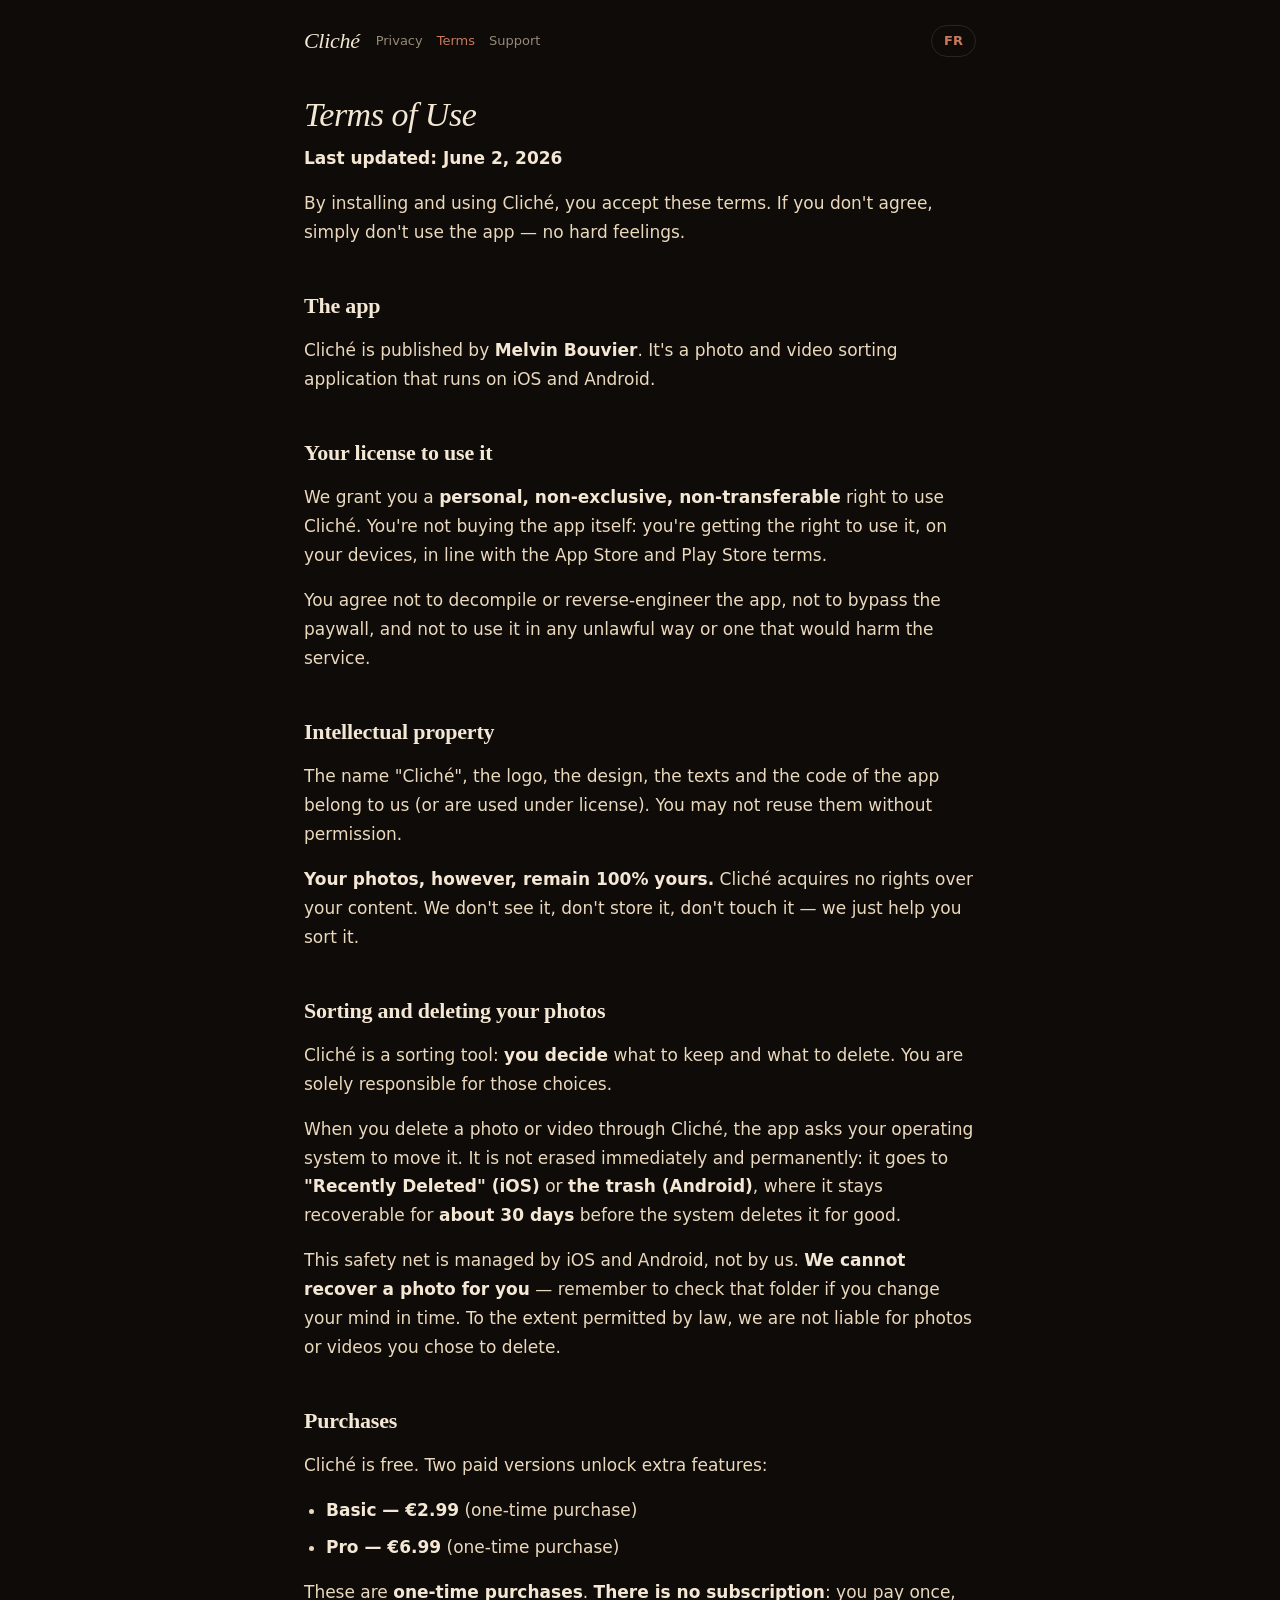
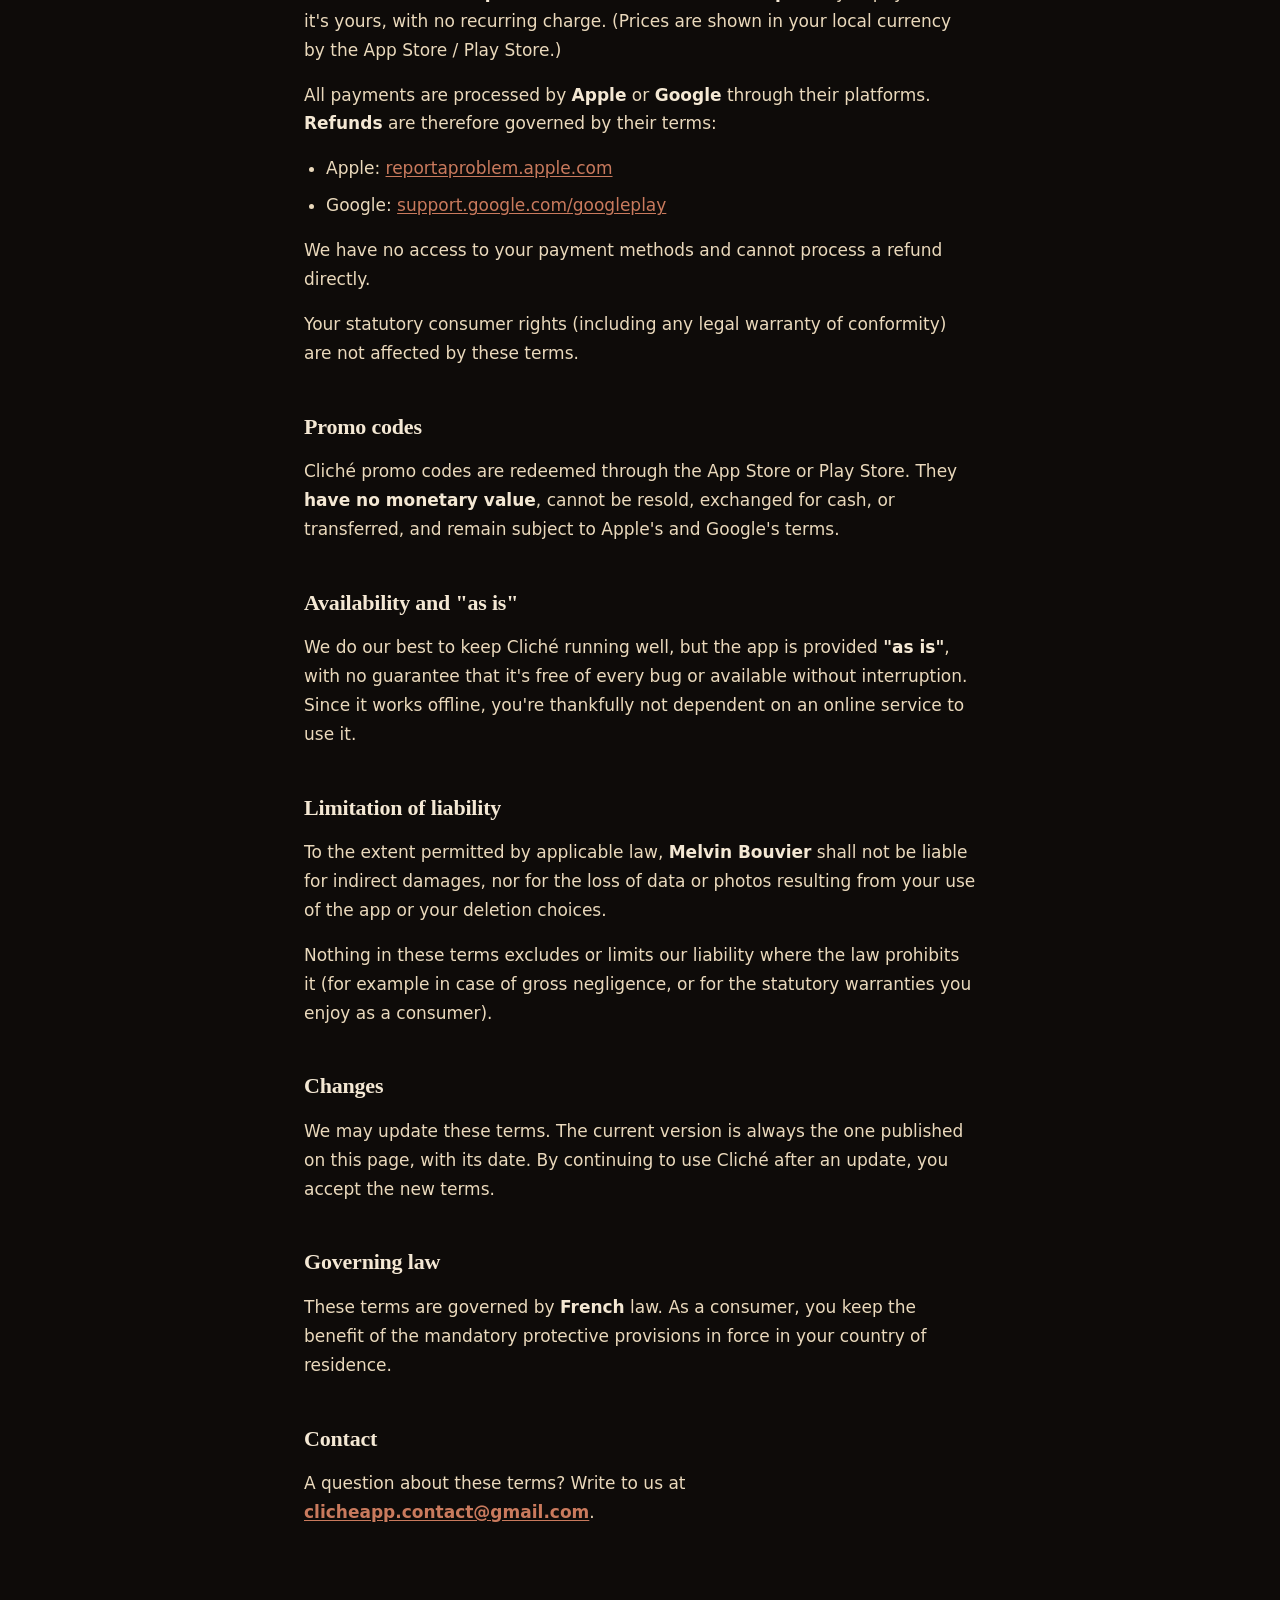
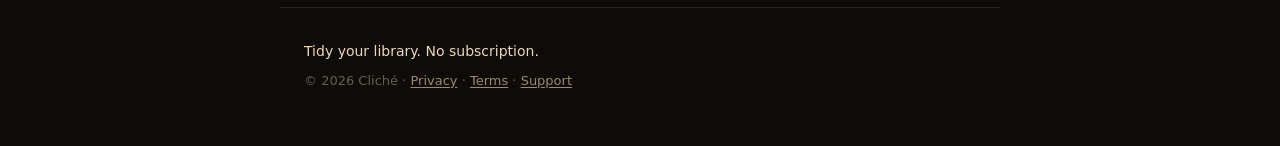
<file: en/terms/index.html>
<!DOCTYPE html>
<html lang="en">
<head>
  <meta charset="utf-8" />
  <meta name="viewport" content="width=device-width, initial-scale=1" />
  <meta name="robots" content="index, follow" />
  <title>Cliché — Terms</title>
  <link rel="stylesheet" href="../../assets/style.css" />
</head>
<body>
  <header class="top">
    <a class="brand" href="../../"><em>Cliché</em></a>
    <nav class="pages"><a href="../privacy/">Privacy</a><a href="#" class="active">Terms</a><a href="../support/">Support</a></nav>
    <a class="lang" href="../../terms/">FR</a>
  </header>
  <main>
      <h1>Terms of Use</h1>
      <p><strong>Last updated: June 2, 2026</strong></p>
      <p>By installing and using Cliché, you accept these terms. If you don't agree, simply don't use the app — no hard feelings.</p>
      <h2>The app</h2>
      <p>Cliché is published by <strong>Melvin Bouvier</strong>. It's a photo and video sorting application that runs on iOS and Android.</p>
      <h2>Your license to use it</h2>
      <p>We grant you a <strong>personal, non-exclusive, non-transferable</strong> right to use Cliché. You're not buying the app itself: you're getting the right to use it, on your devices, in line with the App Store and Play Store terms.</p>
      <p>You agree not to decompile or reverse-engineer the app, not to bypass the paywall, and not to use it in any unlawful way or one that would harm the service.</p>
      <h2>Intellectual property</h2>
      <p>The name "Cliché", the logo, the design, the texts and the code of the app belong to us (or are used under license). You may not reuse them without permission.</p>
      <p><strong>Your photos, however, remain 100% yours.</strong> Cliché acquires no rights over your content. We don't see it, don't store it, don't touch it — we just help you sort it.</p>
      <h2>Sorting and deleting your photos</h2>
      <p>Cliché is a sorting tool: <strong>you decide</strong> what to keep and what to delete. You are solely responsible for those choices.</p>
      <p>When you delete a photo or video through Cliché, the app asks your operating system to move it. It is not erased immediately and permanently: it goes to <strong>"Recently Deleted" (iOS)</strong> or <strong>the trash (Android)</strong>, where it stays recoverable for <strong>about 30 days</strong> before the system deletes it for good.</p>
      <p>This safety net is managed by iOS and Android, not by us. <strong>We cannot recover a photo for you</strong> — remember to check that folder if you change your mind in time. To the extent permitted by law, we are not liable for photos or videos you chose to delete.</p>
      <h2>Purchases</h2>
      <p>Cliché is free. Two paid versions unlock extra features:</p>
      <ul><li><strong>Basic — €2.99</strong> (one-time purchase)</li><li><strong>Pro — €6.99</strong> (one-time purchase)</li></ul>
      <p>These are <strong>one-time purchases</strong>. <strong>There is no subscription</strong>: you pay once, it's yours, with no recurring charge. (Prices are shown in your local currency by the App Store / Play Store.)</p>
      <p>All payments are processed by <strong>Apple</strong> or <strong>Google</strong> through their platforms. <strong>Refunds</strong> are therefore governed by their terms:</p>
      <ul><li>Apple: <a href="https://reportaproblem.apple.com" target="_blank" rel="noopener noreferrer">reportaproblem.apple.com</a></li><li>Google: <a href="https://support.google.com/googleplay/answer/2479637" target="_blank" rel="noopener noreferrer">support.google.com/googleplay</a></li></ul>
      <p>We have no access to your payment methods and cannot process a refund directly.</p>
      <p>Your statutory consumer rights (including any legal warranty of conformity) are not affected by these terms.</p>
      <h2>Promo codes</h2>
      <p>Cliché promo codes are redeemed through the App Store or Play Store. They <strong>have no monetary value</strong>, cannot be resold, exchanged for cash, or transferred, and remain subject to Apple's and Google's terms.</p>
      <h2>Availability and "as is"</h2>
      <p>We do our best to keep Cliché running well, but the app is provided <strong>"as is"</strong>, with no guarantee that it's free of every bug or available without interruption. Since it works offline, you're thankfully not dependent on an online service to use it.</p>
      <h2>Limitation of liability</h2>
      <p>To the extent permitted by applicable law, <strong>Melvin Bouvier</strong> shall not be liable for indirect damages, nor for the loss of data or photos resulting from your use of the app or your deletion choices.</p>
      <p>Nothing in these terms excludes or limits our liability where the law prohibits it (for example in case of gross negligence, or for the statutory warranties you enjoy as a consumer).</p>
      <h2>Changes</h2>
      <p>We may update these terms. The current version is always the one published on this page, with its date. By continuing to use Cliché after an update, you accept the new terms.</p>
      <h2>Governing law</h2>
      <p>These terms are governed by <strong>French</strong> law. As a consumer, you keep the benefit of the mandatory protective provisions in force in your country of residence.</p>
      <h2>Contact</h2>
      <p>A question about these terms? Write to us at <strong><a href="mailto:clicheapp.contact@gmail.com">clicheapp.contact@gmail.com</a></strong>.</p>
  </main>
  <footer>
    <p>Tidy your library. No subscription.</p>
    <p class="muted">© 2026 Cliché · <a href="../privacy/">Privacy</a> · <a href="../terms/">Terms</a> · <a href="../support/">Support</a></p>
  </footer>
</body>
</html>
</file>
<file: assets/style.css>
/* Cliché — pages légales. Palette « chambre noire » du design system.
   Polices système uniquement (pas de Google Fonts : cohérent avec la
   promesse zéro-tracking de la page elle-même). */

:root {
  --bg: #0e0b09;
  --surface: #1a1411;
  --ink-hi: #f4e8d4;
  --ink: #ead9bc;
  --ink-mid: rgba(234, 217, 188, 0.62);
  --ink-low: rgba(234, 217, 188, 0.40);
  --accent: #c97a5d;
  --border: rgba(234, 217, 188, 0.12);
}

* { box-sizing: border-box; }

html { -webkit-text-size-adjust: 100%; }

body {
  margin: 0;
  background: var(--bg);
  color: var(--ink);
  font-family: -apple-system, BlinkMacSystemFont, "Segoe UI", system-ui, sans-serif;
  font-size: 17px;
  line-height: 1.7;
  -webkit-font-smoothing: antialiased;
}

/* Header */
.top {
  display: flex;
  align-items: center;
  gap: 16px;
  flex-wrap: wrap;
  max-width: 720px;
  margin: 0 auto;
  padding: 22px 24px 0;
}
.brand {
  font-family: Georgia, "Times New Roman", serif;
  font-size: 22px;
  color: var(--ink-hi);
  text-decoration: none;
  letter-spacing: -0.3px;
}
.brand em { font-style: italic; }
.pages {
  display: flex;
  gap: 14px;
  flex: 1;
  flex-wrap: wrap;
  font-size: 13px;
}
.pages a {
  color: var(--ink-mid);
  text-decoration: none;
}
.pages a:hover { color: var(--ink-hi); }
.pages a.active { color: var(--accent); }
.lang {
  font-size: 13px;
  font-weight: 600;
  color: var(--accent);
  text-decoration: none;
  border: 1px solid var(--border);
  border-radius: 999px;
  padding: 4px 12px;
}
.lang:hover { border-color: var(--accent); }

/* Content */
main {
  max-width: 720px;
  margin: 0 auto;
  padding: 8px 24px 64px;
}

h1 {
  font-family: Georgia, "Times New Roman", serif;
  font-style: italic;
  font-weight: 500;
  font-size: 34px;
  line-height: 1.2;
  color: var(--ink-hi);
  letter-spacing: -0.5px;
  margin: 28px 0 8px;
}
h2 {
  font-family: Georgia, "Times New Roman", serif;
  font-weight: 600;
  font-size: 22px;
  color: var(--ink-hi);
  letter-spacing: -0.2px;
  margin: 40px 0 12px;
}
p { margin: 0 0 16px; }
a { color: var(--accent); text-decoration: underline; text-underline-offset: 2px; }
a:hover { color: var(--ink-hi); }
strong { color: var(--ink-hi); font-weight: 600; }

ul { margin: 0 0 16px; padding-left: 22px; }
li { margin: 0 0 8px; }

ul.landing {
  list-style: none;
  padding: 0;
  margin-top: 28px;
}
ul.landing li { margin-bottom: 14px; }
ul.landing a { font-size: 19px; }

/* « En bref » box */
blockquote {
  margin: 24px 0;
  padding: 18px 20px;
  background: var(--surface);
  border-left: 3px solid var(--accent);
  border-radius: 8px;
}
blockquote p { margin: 0 0 8px; }
blockquote p:last-child { margin-bottom: 0; }
blockquote em {
  color: var(--ink-mid);
  font-size: 14px;
}

/* Footer */
footer {
  max-width: 720px;
  margin: 0 auto;
  padding: 32px 24px 48px;
  border-top: 1px solid var(--border);
  font-size: 14px;
}
footer p { margin: 0 0 6px; }
.muted { color: var(--ink-low); font-size: 13px; }
.muted a { color: var(--ink-mid); }

@media (max-width: 520px) {
  body { font-size: 16px; }
  h1 { font-size: 28px; }
  h2 { font-size: 20px; }
  .top { gap: 10px; }
}
</file>
